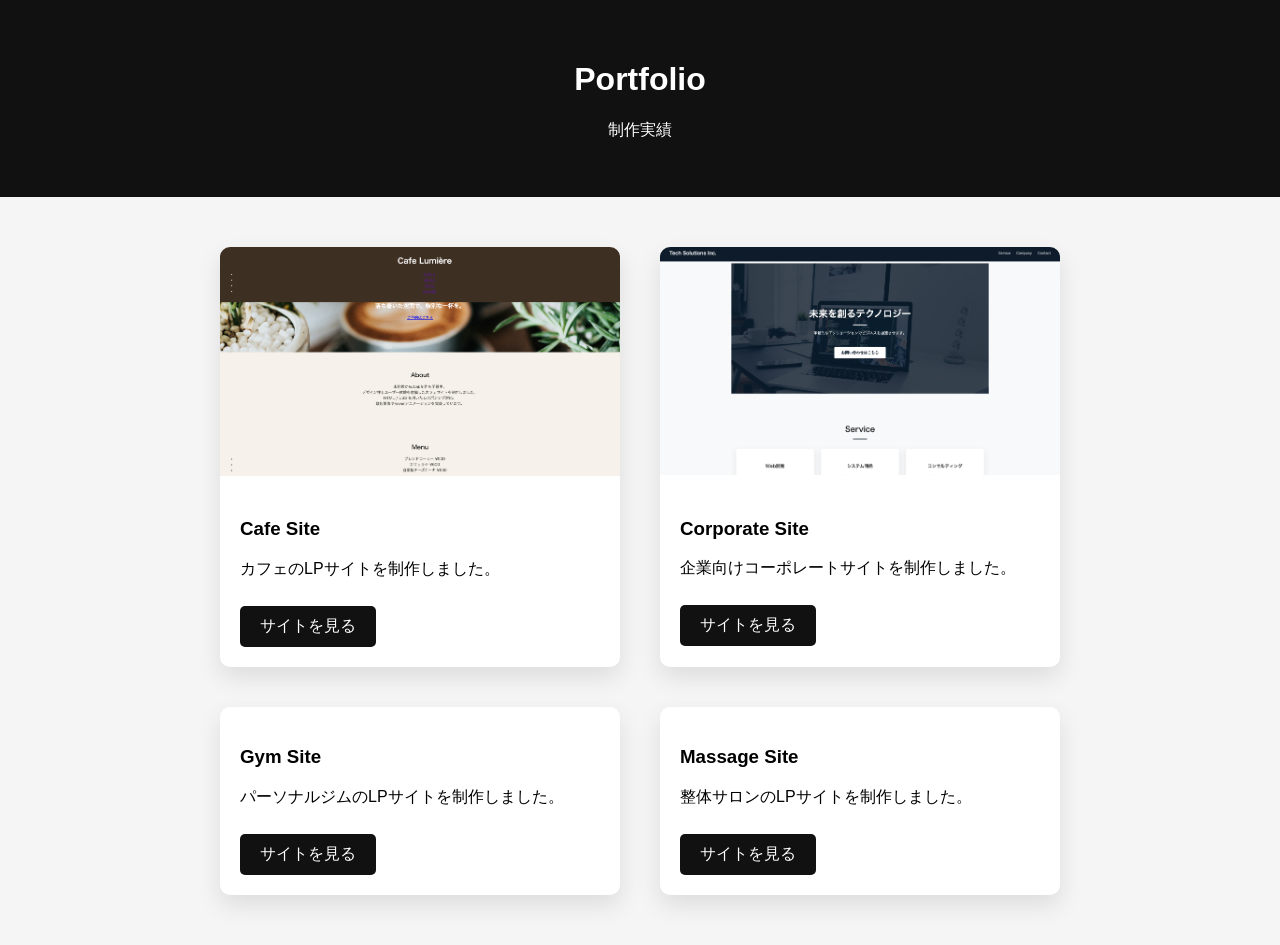
<file: index.html>
<!DOCTYPE html>
<html lang="ja">
<head>
<meta charset="UTF-8">
<meta name="viewport" content="width=device-width, initial-scale=1.0">
<title>Portfolio</title>
<style>
body{margin:0;font-family:sans-serif;background:#f5f5f5;}
header{background:#111;color:white;text-align:center;padding:40px 20px;}
.works{max-width:1000px;margin:50px auto;display:flex;gap:40px;flex-wrap:wrap;justify-content:center;}
.work{width:400px;background:white;border-radius:10px;overflow:hidden;box-shadow:0 10px 25px rgba(0,0,0,0.1);}
.work img{width:100%;}
.work-content{padding:20px;}
.work a{display:inline-block;margin-top:10px;text-decoration:none;background:#111;color:white;padding:10px 20px;border-radius:5px;}
</style>
</head>
<body>
<header>
<h1>Portfolio</h1>
<p>制作実績</p>
</header>
<section class="works">
<div class="work">
<img src="portforio-site/cafe.png">
<div class="work-content">
<h3>Cafe Site</h3>
<p>カフェのLPサイトを制作しました。</p>
<a href="portforio-site/cafe.html">サイトを見る</a>
</div>
</div>
<div class="work">
<img src="portforio-site/corporate.png">
<div class="work-content">
<h3>Corporate Site</h3>
<p>企業向けコーポレートサイトを制作しました。</p>
<a href="portforio-site/corporate.html">サイトを見る</a>
</div>
</div>
<div class="work">
<div class="work-content">
<h3>Gym Site</h3>
<p>パーソナルジムのLPサイトを制作しました。</p>
<a href="portforio-site/gym/index.html">サイトを見る</a>
</div>
</div>
<div class="work">
<div class="work-content">
<h3>Massage Site</h3>
<p>整体サロンのLPサイトを制作しました。</p>
<a href="portforio-site/massage/index.html">サイトを見る</a>
</div>
</div>
</section>
</body>
</html>
</file>
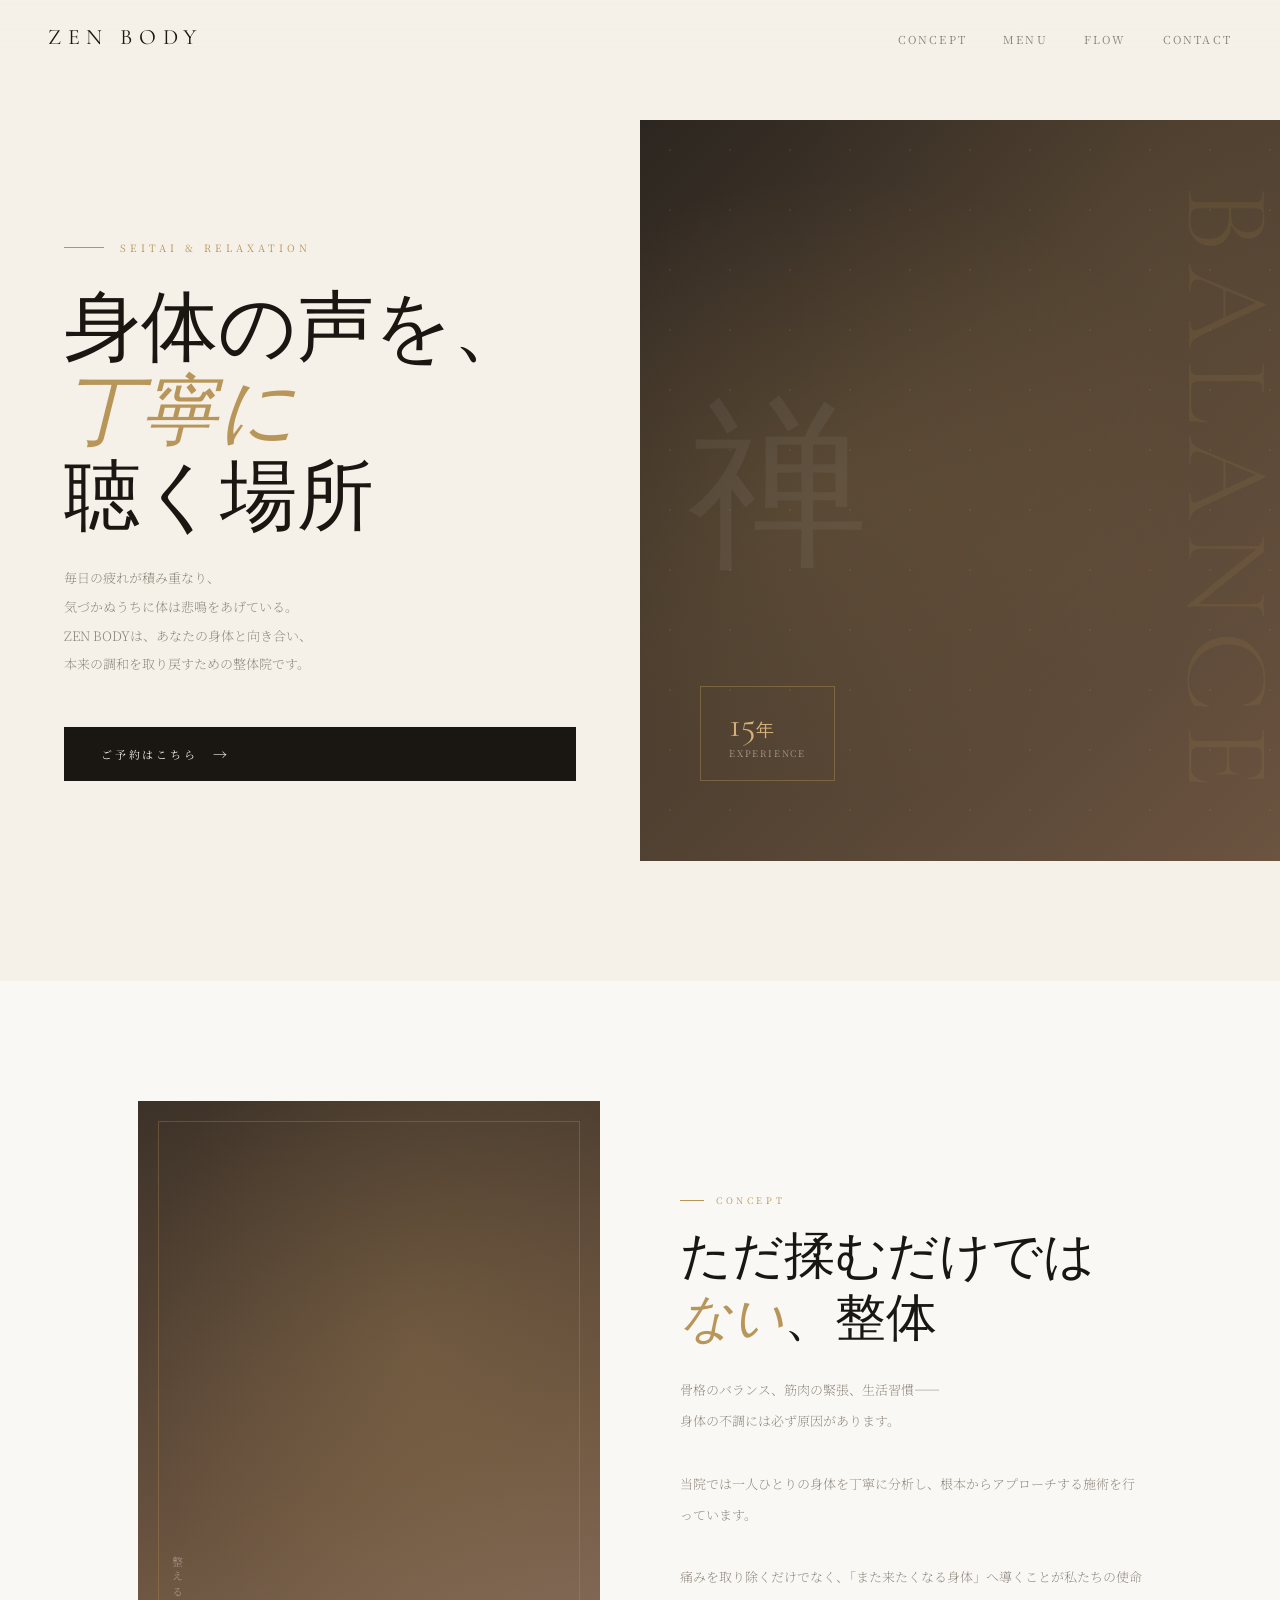
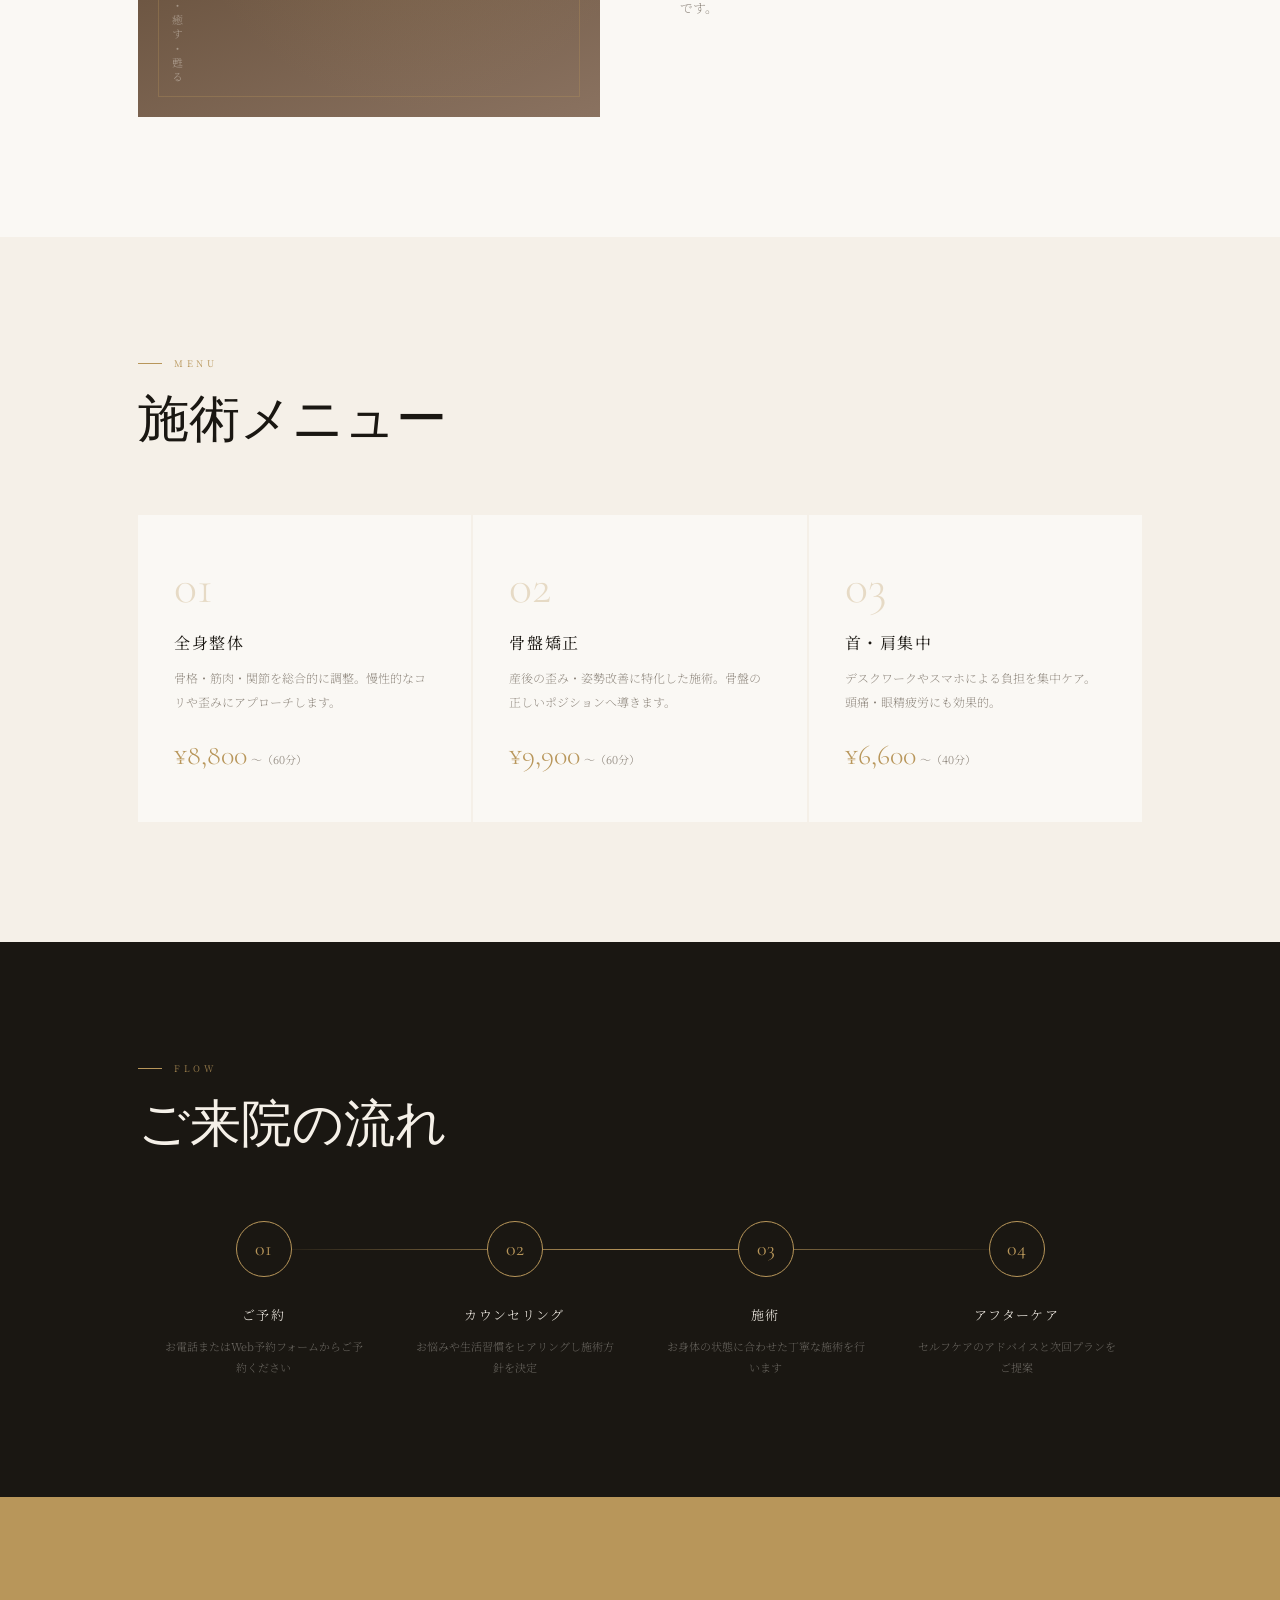
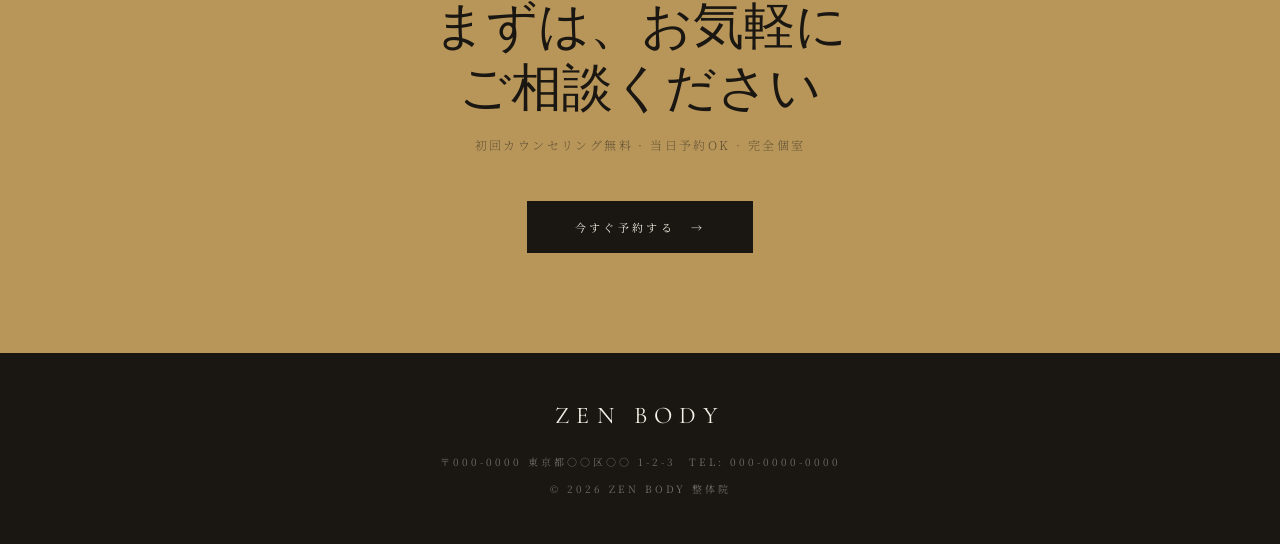
<file: マッサージ/index.html>
<!DOCTYPE html>
<html lang="ja">
<head>
<meta charset="UTF-8">
<meta name="viewport" content="width=device-width, initial-scale=1.0">
<title>ZEN BODY | 整体院</title>
<link href="https://fonts.googleapis.com/css2?family=Cormorant+Garamond:ital,wght@0,300;0,400;1,300&family=Noto+Serif+JP:wght@200;300;400&display=swap" rel="stylesheet">
<link rel="stylesheet" href="style.css">
</head>
<body>
<nav>
  <a href="#" class="nav-logo">ZEN BODY</a>
  <ul class="nav-links">
    <li><a href="#concept">CONCEPT</a></li>
    <li><a href="#menu">MENU</a></li>
    <li><a href="#flow">FLOW</a></li>
    <li><a href="#contact">CONTACT</a></li>
  </ul>
</nav>
<section class="hero">
  <div class="hero-left">
    <p class="hero-eyebrow">SEITAI & RELAXATION</p>
    <h1 class="hero-title">身体の声を、<br><em>丁寧に</em><br>聴く場所</h1>
    <p class="hero-subtitle">毎日の疲れが積み重なり、<br>気づかぬうちに体は悲鳴をあげている。<br>ZEN BODYは、あなたの身体と向き合い、<br>本来の調和を取り戻すための整体院です。</p>
    <a href="#contact" class="btn-primary">ご予約はこちら</a>
  </div>
  <div class="hero-right">
    <div class="hero-image-wrap">
      <span class="hero-number">禅</span>
      <div class="hero-badge">
        <div class="hero-badge-num">15<small style="font-size:18px">年</small></div>
        <div class="hero-badge-label">EXPERIENCE</div>
      </div>
    </div>
    <div class="hero-deco-text">BALANCE</div>
  </div>
</section>
<section class="concept" id="concept">
  <div class="container">
    <div class="concept-grid">
      <div class="concept-image">
        <div class="concept-image-inner"></div>
        <span class="concept-jp">整える・癒す・甦る</span>
      </div>
      <div>
        <p class="section-label">CONCEPT</p>
        <h2 class="section-title">ただ揉むだけでは<br><em>ない</em>、整体</h2>
        <p class="section-body">骨格のバランス、筋肉の緊張、生活習慣——<br>身体の不調には必ず原因があります。<br><br>当院では一人ひとりの身体を丁寧に分析し、根本からアプローチする施術を行っています。<br><br>痛みを取り除くだけでなく、「また来たくなる身体」へ導くことが私たちの使命です。</p>
      </div>
    </div>
  </div>
</section>
<section id="menu">
  <div class="container">
    <p class="section-label">MENU</p>
    <h2 class="section-title">施術メニュー</h2>
    <div class="menu-grid">
      <div class="menu-item">
        <div class="menu-num">01</div>
        <div class="menu-name">全身整体</div>
        <p class="menu-desc">骨格・筋肉・関節を総合的に調整。慢性的なコリや歪みにアプローチします。</p>
        <div class="menu-price">¥8,800<span>〜（60分）</span></div>
      </div>
      <div class="menu-item">
        <div class="menu-num">02</div>
        <div class="menu-name">骨盤矯正</div>
        <p class="menu-desc">産後の歪み・姿勢改善に特化した施術。骨盤の正しいポジションへ導きます。</p>
        <div class="menu-price">¥9,900<span>〜（60分）</span></div>
      </div>
      <div class="menu-item">
        <div class="menu-num">03</div>
        <div class="menu-name">首・肩集中</div>
        <p class="menu-desc">デスクワークやスマホによる負担を集中ケア。頭痛・眼精疲労にも効果的。</p>
        <div class="menu-price">¥6,600<span>〜（40分）</span></div>
      </div>
    </div>
  </div>
</section>
<section class="flow" id="flow">
  <div class="container">
    <p class="section-label" style="color:rgba(184,150,90,0.8)">FLOW</p>
    <h2 class="section-title">ご来院の流れ</h2>
    <div class="flow-steps">
      <div class="flow-step"><div class="flow-step-dot">01</div><div class="flow-step-title">ご予約</div><p class="flow-step-desc">お電話またはWeb予約フォームからご予約ください</p></div>
      <div class="flow-step"><div class="flow-step-dot">02</div><div class="flow-step-title">カウンセリング</div><p class="flow-step-desc">お悩みや生活習慣をヒアリングし施術方針を決定</p></div>
      <div class="flow-step"><div class="flow-step-dot">03</div><div class="flow-step-title">施術</div><p class="flow-step-desc">お身体の状態に合わせた丁寧な施術を行います</p></div>
      <div class="flow-step"><div class="flow-step-dot">04</div><div class="flow-step-title">アフターケア</div><p class="flow-step-desc">セルフケアのアドバイスと次回プランをご提案</p></div>
    </div>
  </div>
</section>
<section class="cta" id="contact">
  <h2 class="cta-title">まずは、お気軽に<br>ご相談ください</h2>
  <p class="cta-sub">初回カウンセリング無料 · 当日予約OK · 完全個室</p>
  <a href="tel:000-0000-0000" class="btn-cta">今すぐ予約する</a>
</section>
<footer>
  <span class="footer-logo">ZEN BODY</span>
  <p>〒000-0000 東京都○○区○○ 1-2-3　TEL: 000-0000-0000</p>
  <p style="margin-top:12px">© 2026 ZEN BODY 整体院</p>
</footer>
</body>
</html>
</file>
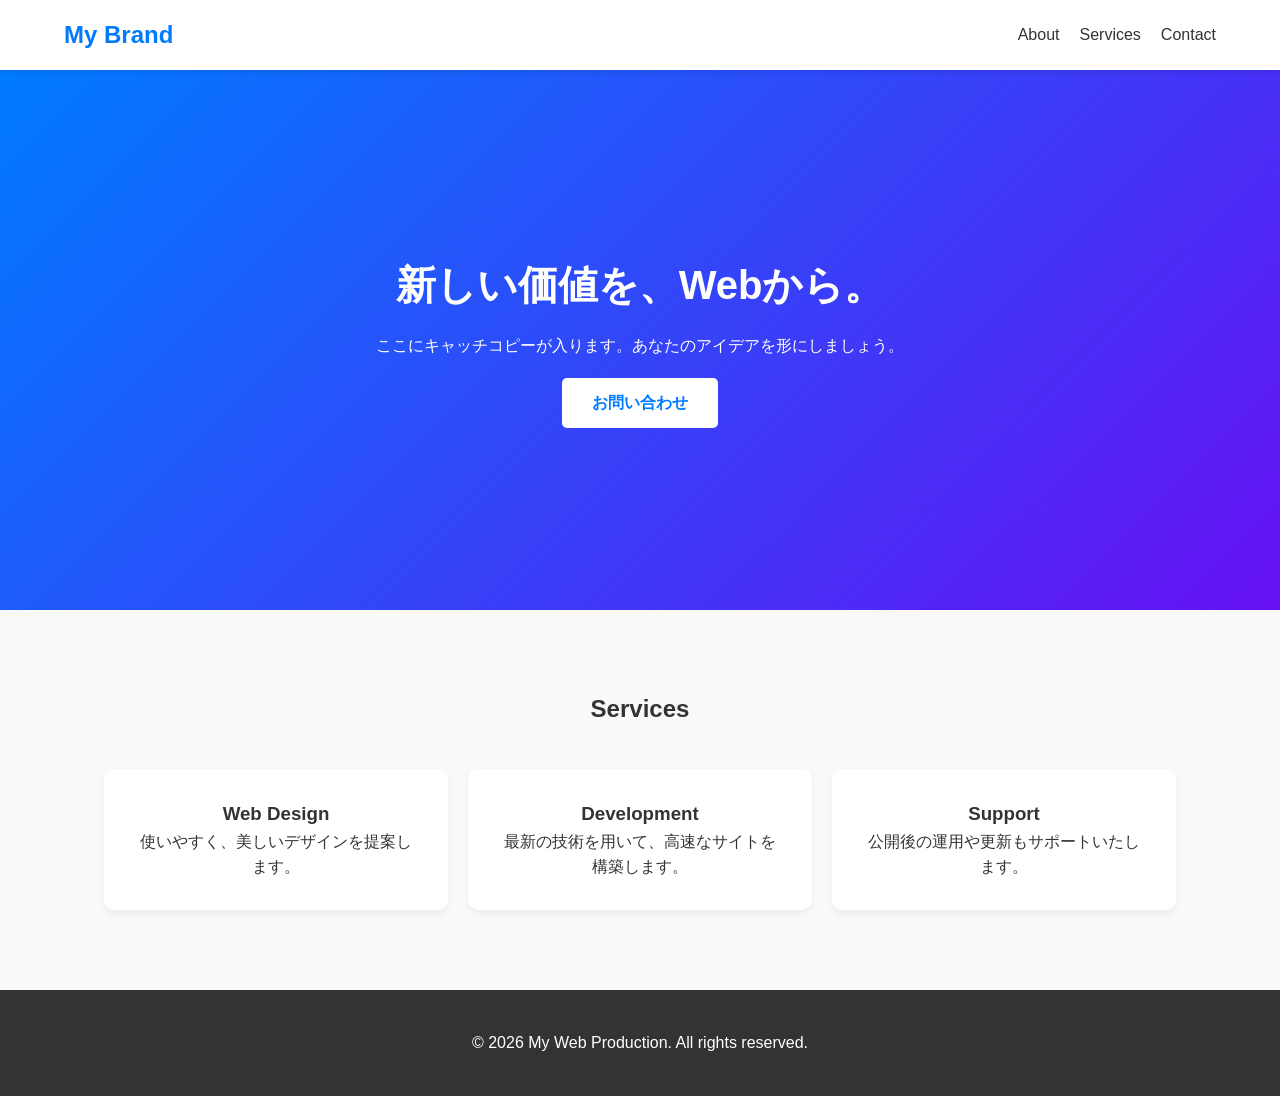
<file: portforio-site/gemini/index.html>
<!DOCTYPE html>
<html lang="ja">
<head>
    <meta charset="UTF-8">
    <meta name="viewport" content="width=device-width, initial-scale=1.0">
    <title>My New Project</title>
    <link rel="stylesheet" href="style.css">
</head>
<body>
    <header>
        <nav>
            <div class="logo">My Brand</div>
            <ul>
                <li><a href="#about">About</a></li>
                <li><a href="#services">Services</a></li>
                <li><a href="#contact">Contact</a></li>
            </ul>
        </nav>
    </header>

    <main>
        <section class="hero">
            <h1>新しい価値を、Webから。</h1>
            <p>ここにキャッチコピーが入ります。あなたのアイデアを形にしましょう。</p>
            <a href="#" class="btn">お問い合わせ</a>
        </section>

        <section id="services" class="container">
            <h2>Services</h2>
            <div class="grid">
                <div class="card">
                    <h3>Web Design</h3>
                    <p>使いやすく、美しいデザインを提案します。</p>
                </div>
                <div class="card">
                    <h3>Development</h3>
                    <p>最新の技術を用いて、高速なサイトを構築します。</p>
                </div>
                <div class="card">
                    <h3>Support</h3>
                    <p>公開後の運用や更新もサポートいたします。</p>
                </div>
            </div>
        </section>
    </main>

    <footer>
        <p>&copy; 2026 My Web Production. All rights reserved.</p>
    </footer>
</body>
</html>
</file>
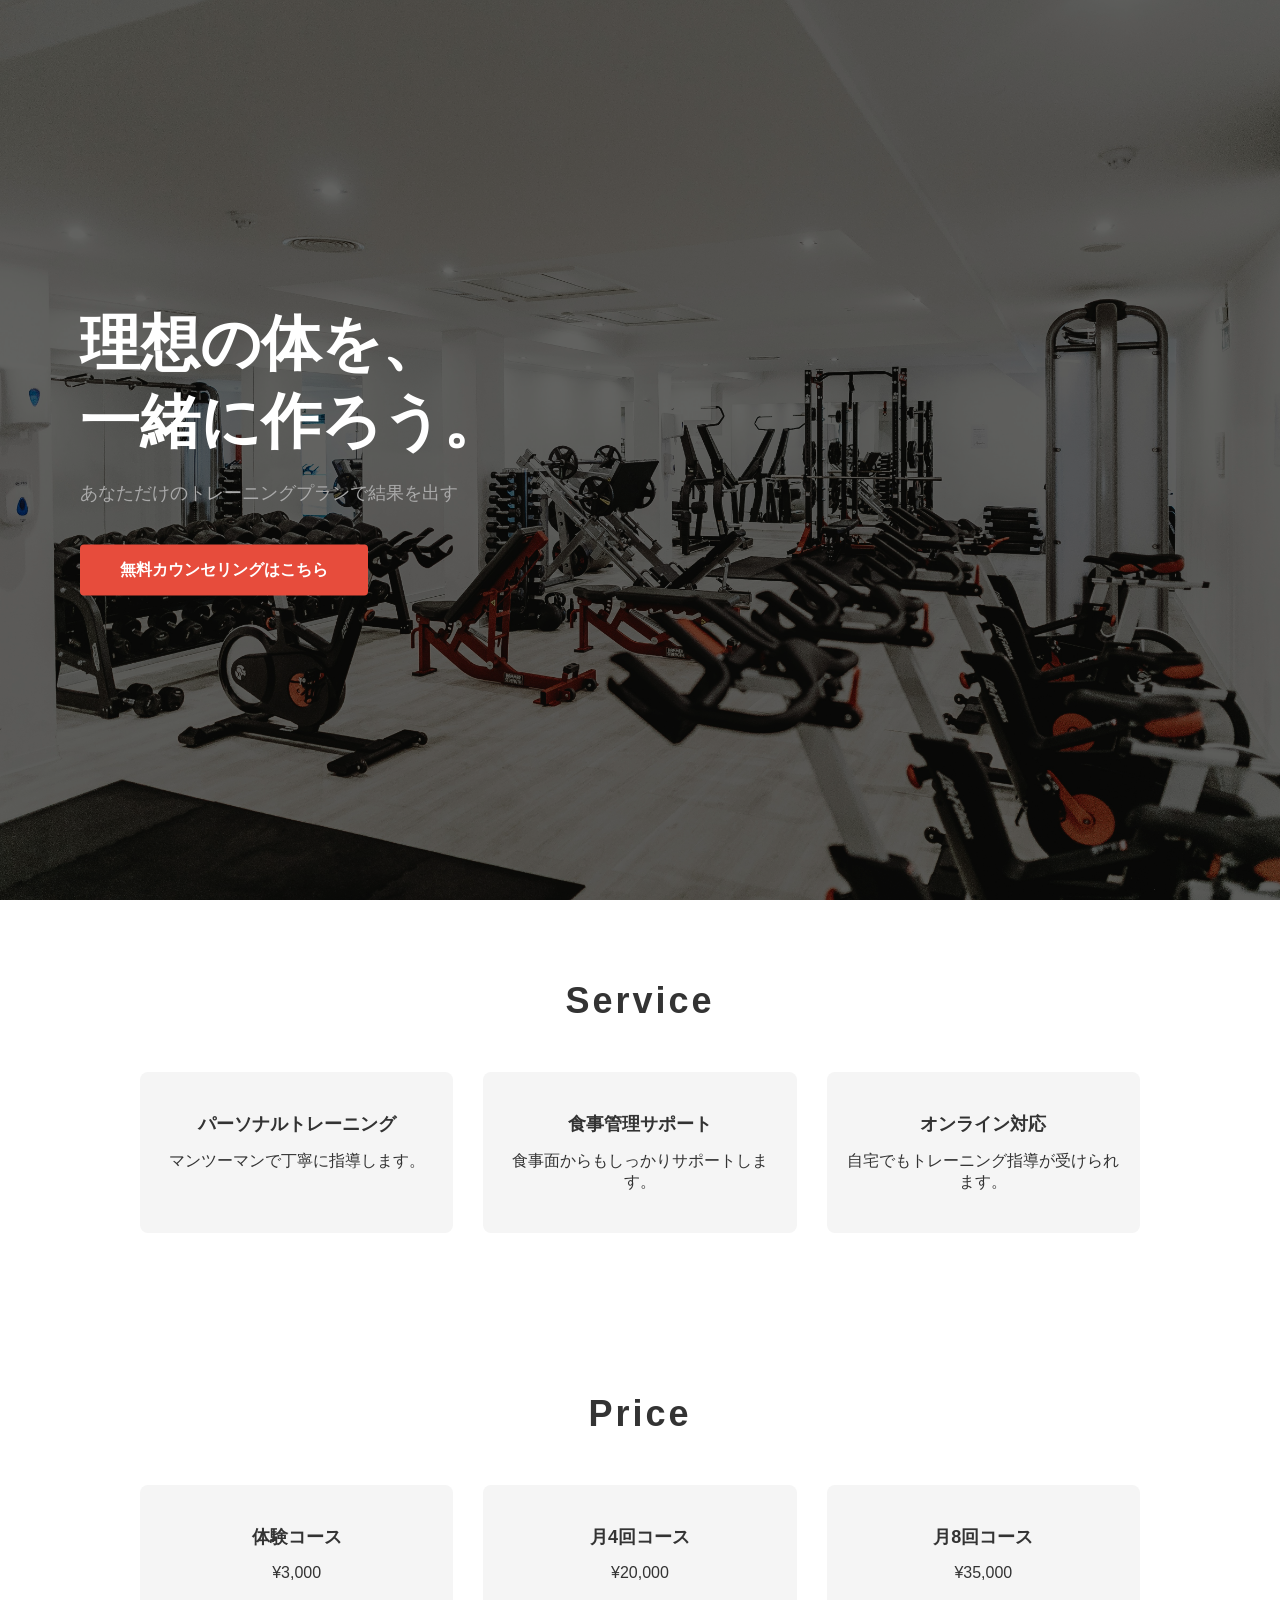
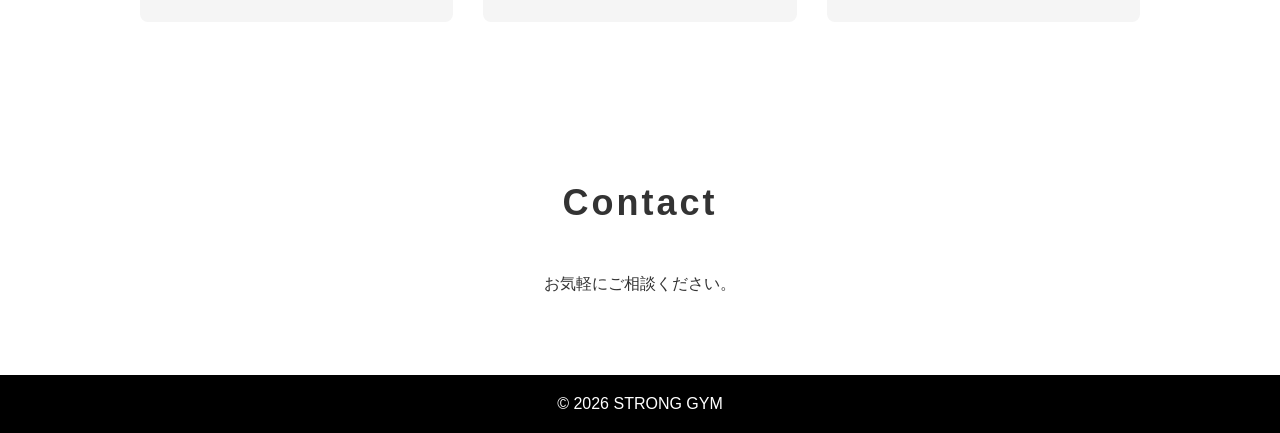
<file: portforio-site/gym/index.html>
<!DOCTYPE html>
<html lang="ja">
<head>
  <meta charset="UTF-8">
  <meta name="viewport" content="width=device-width, initial-scale=1.0">
  <title>STRONG GYM | パーソナルトレーニング</title>
  <link rel="stylesheet" href="style.css">
</head>
<body>

  <!-- ヘッダー -->
  <header>
    <div class="logo">STRONG GYM</div>
    <nav>
      <ul>
        <li><a href="#about">About</a></li>
        <li><a href="#service">Service</a></li>
        <li><a href="#price">Price</a></li>
        <li><a href="#contact">Contact</a></li>
      </ul>
    </nav>
  </header>

  <!-- ヒーロー -->
  <section class="hero">
  <img src="gym.jpg" alt="ジム内装">
  <div class="hero-content">
    <h1>理想の体を、<br>一緒に作ろう。</h1>
    <p>あなただけのトレーニングプランで結果を出す</p>
    <a href="#contact" class="btn">無料カウンセリングはこちら</a>
  </div>
</section>


  <!-- サービス -->
  <section id="service" class="section">
    <h2>Service</h2>
    <div class="grid">
      <div class="card">
        <h3>パーソナルトレーニング</h3>
        <p>マンツーマンで丁寧に指導します。</p>
      </div>
      <div class="card">
        <h3>食事管理サポート</h3>
        <p>食事面からもしっかりサポートします。</p>
      </div>
      <div class="card">
        <h3>オンライン対応</h3>
        <p>自宅でもトレーニング指導が受けられます。</p>
      </div>
    </div>
  </section>

  <!-- 料金 -->
  <section id="price" class="section">
    <h2>Price</h2>
    <div class="grid">
      <div class="card">
        <h3>体験コース</h3>
        <p>¥3,000</p>
      </div>
      <div class="card">
        <h3>月4回コース</h3>
        <p>¥20,000</p>
      </div>
      <div class="card">
        <h3>月8回コース</h3>
        <p>¥35,000</p>
      </div>
    </div>
  </section>

  <!-- お問い合わせ -->
  <section id="contact" class="section">
    <h2>Contact</h2>
    <p>お気軽にご相談ください。</p>
  </section>

  <!-- フッター -->
  <footer>
    <p>© 2026 STRONG GYM</p>
  </footer>

</body>
</html>
</file>
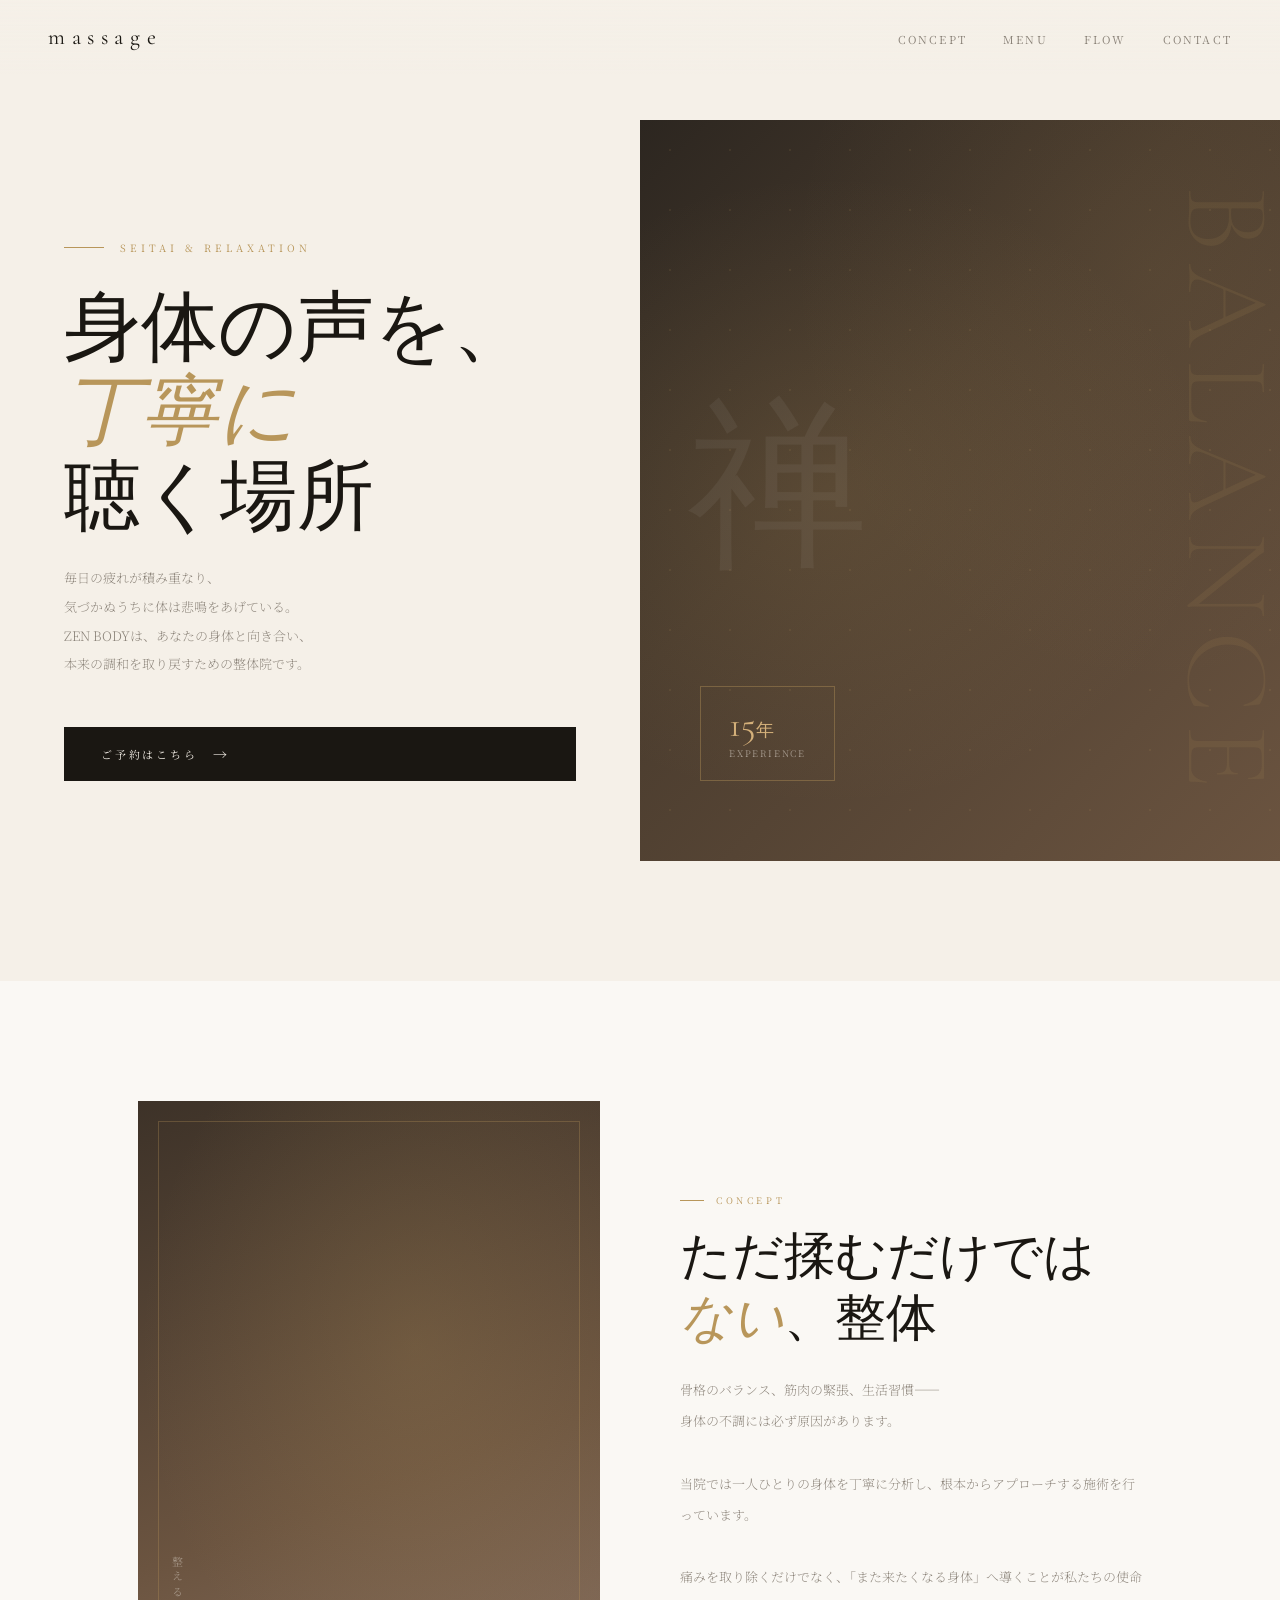
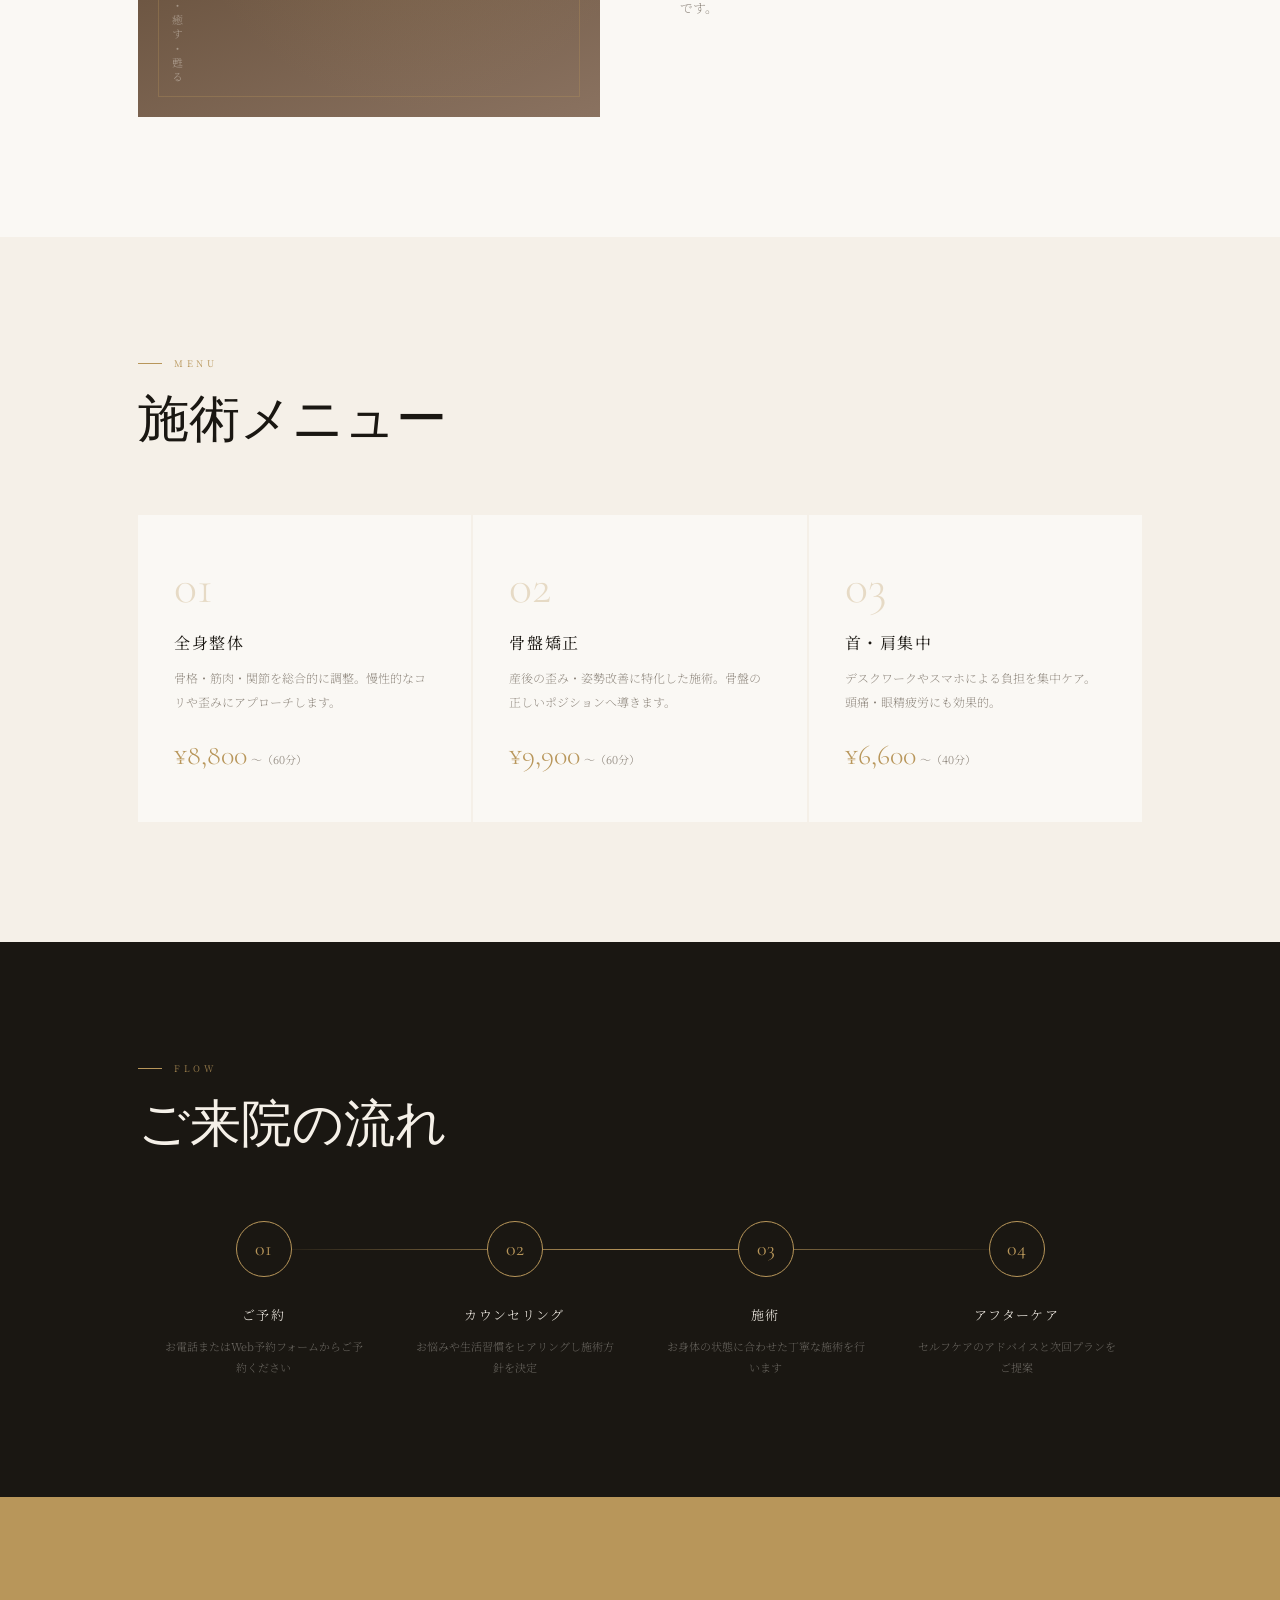
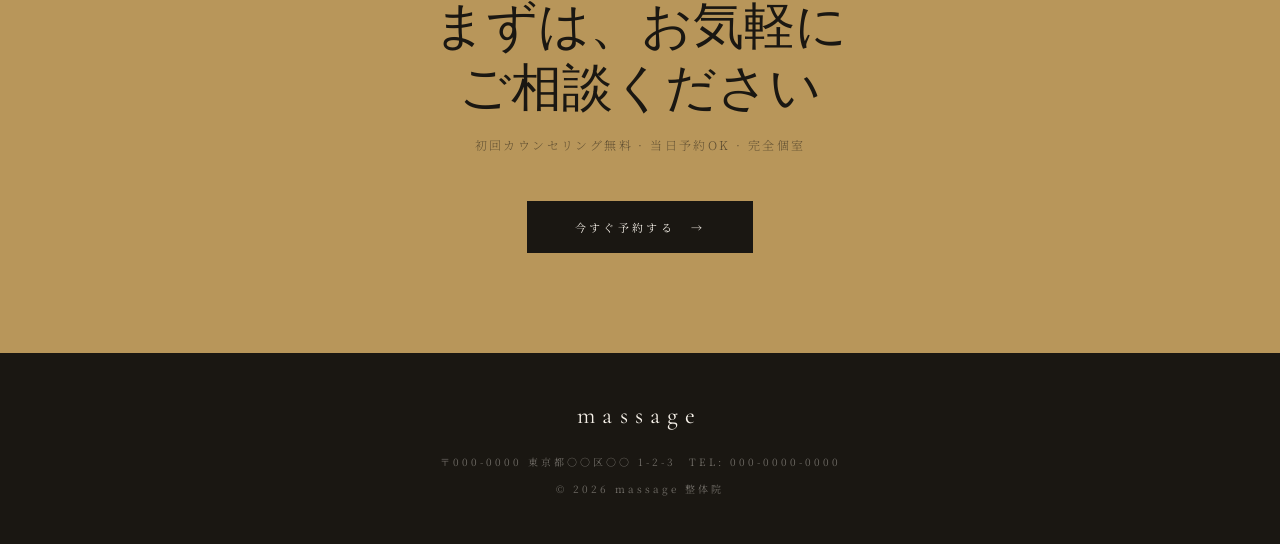
<file: portforio-site/massage/index.html>
<!DOCTYPE html>
<html lang="ja">
<head>
<meta charset="UTF-8">
<meta name="viewport" content="width=device-width, initial-scale=1.0">
<title>massage | 整体院</title>
<link href="https://fonts.googleapis.com/css2?family=Cormorant+Garamond:ital,wght@0,300;0,400;1,300&family=Noto+Serif+JP:wght@200;300;400&display=swap" rel="stylesheet">
<link rel="stylesheet" href="style.css">
</head>
<body>
<nav>
  <a href="#" class="nav-logo">massage</a>
  <ul class="nav-links">
    <li><a href="#concept">CONCEPT</a></li>
    <li><a href="#menu">MENU</a></li>
    <li><a href="#flow">FLOW</a></li>
    <li><a href="#contact">CONTACT</a></li>
  </ul>
</nav>
<section class="hero">
  <div class="hero-left">
    <p class="hero-eyebrow">SEITAI & RELAXATION</p>
    <h1 class="hero-title">身体の声を、<br><em>丁寧に</em><br>聴く場所</h1>
    <p class="hero-subtitle">毎日の疲れが積み重なり、<br>気づかぬうちに体は悲鳴をあげている。<br>ZEN BODYは、あなたの身体と向き合い、<br>本来の調和を取り戻すための整体院です。</p>
    <a href="#contact" class="btn-primary">ご予約はこちら</a>
  </div>
  <div class="hero-right">
    <div class="hero-image-wrap">
      <span class="hero-number">禅</span>
      <div class="hero-badge">
        <div class="hero-badge-num">15<small style="font-size:18px">年</small></div>
        <div class="hero-badge-label">EXPERIENCE</div>
      </div>
    </div>
    <div class="hero-deco-text">BALANCE</div>
  </div>
</section>
<section class="concept" id="concept">
  <div class="container">
    <div class="concept-grid">
      <div class="concept-image">
        <div class="concept-image-inner"></div>
        <span class="concept-jp">整える・癒す・甦る</span>
      </div>
      <div>
        <p class="section-label">CONCEPT</p>
        <h2 class="section-title">ただ揉むだけでは<br><em>ない</em>、整体</h2>
        <p class="section-body">骨格のバランス、筋肉の緊張、生活習慣——<br>身体の不調には必ず原因があります。<br><br>当院では一人ひとりの身体を丁寧に分析し、根本からアプローチする施術を行っています。<br><br>痛みを取り除くだけでなく、「また来たくなる身体」へ導くことが私たちの使命です。</p>
      </div>
    </div>
  </div>
</section>
<section id="menu">
  <div class="container">
    <p class="section-label">MENU</p>
    <h2 class="section-title">施術メニュー</h2>
    <div class="menu-grid">
      <div class="menu-item">
        <div class="menu-num">01</div>
        <div class="menu-name">全身整体</div>
        <p class="menu-desc">骨格・筋肉・関節を総合的に調整。慢性的なコリや歪みにアプローチします。</p>
        <div class="menu-price">¥8,800<span>〜（60分）</span></div>
      </div>
      <div class="menu-item">
        <div class="menu-num">02</div>
        <div class="menu-name">骨盤矯正</div>
        <p class="menu-desc">産後の歪み・姿勢改善に特化した施術。骨盤の正しいポジションへ導きます。</p>
        <div class="menu-price">¥9,900<span>〜（60分）</span></div>
      </div>
      <div class="menu-item">
        <div class="menu-num">03</div>
        <div class="menu-name">首・肩集中</div>
        <p class="menu-desc">デスクワークやスマホによる負担を集中ケア。頭痛・眼精疲労にも効果的。</p>
        <div class="menu-price">¥6,600<span>〜（40分）</span></div>
      </div>
    </div>
  </div>
</section>
<section class="flow" id="flow">
  <div class="container">
    <p class="section-label" style="color:rgba(184,150,90,0.8)">FLOW</p>
    <h2 class="section-title">ご来院の流れ</h2>
    <div class="flow-steps">
      <div class="flow-step"><div class="flow-step-dot">01</div><div class="flow-step-title">ご予約</div><p class="flow-step-desc">お電話またはWeb予約フォームからご予約ください</p></div>
      <div class="flow-step"><div class="flow-step-dot">02</div><div class="flow-step-title">カウンセリング</div><p class="flow-step-desc">お悩みや生活習慣をヒアリングし施術方針を決定</p></div>
      <div class="flow-step"><div class="flow-step-dot">03</div><div class="flow-step-title">施術</div><p class="flow-step-desc">お身体の状態に合わせた丁寧な施術を行います</p></div>
      <div class="flow-step"><div class="flow-step-dot">04</div><div class="flow-step-title">アフターケア</div><p class="flow-step-desc">セルフケアのアドバイスと次回プランをご提案</p></div>
    </div>
  </div>
</section>
<section class="cta" id="contact">
  <h2 class="cta-title">まずは、お気軽に<br>ご相談ください</h2>
  <p class="cta-sub">初回カウンセリング無料 · 当日予約OK · 完全個室</p>
  <a href="tel:000-0000-0000" class="btn-cta">今すぐ予約する</a>
</section>
<footer>
  <span class="footer-logo">massage</span>
  <p>〒000-0000 東京都○○区○○ 1-2-3　TEL: 000-0000-0000</p>
  <p style="margin-top:12px">© 2026 massage 整体院</p>
</footer>
</body>
</html>
</file>
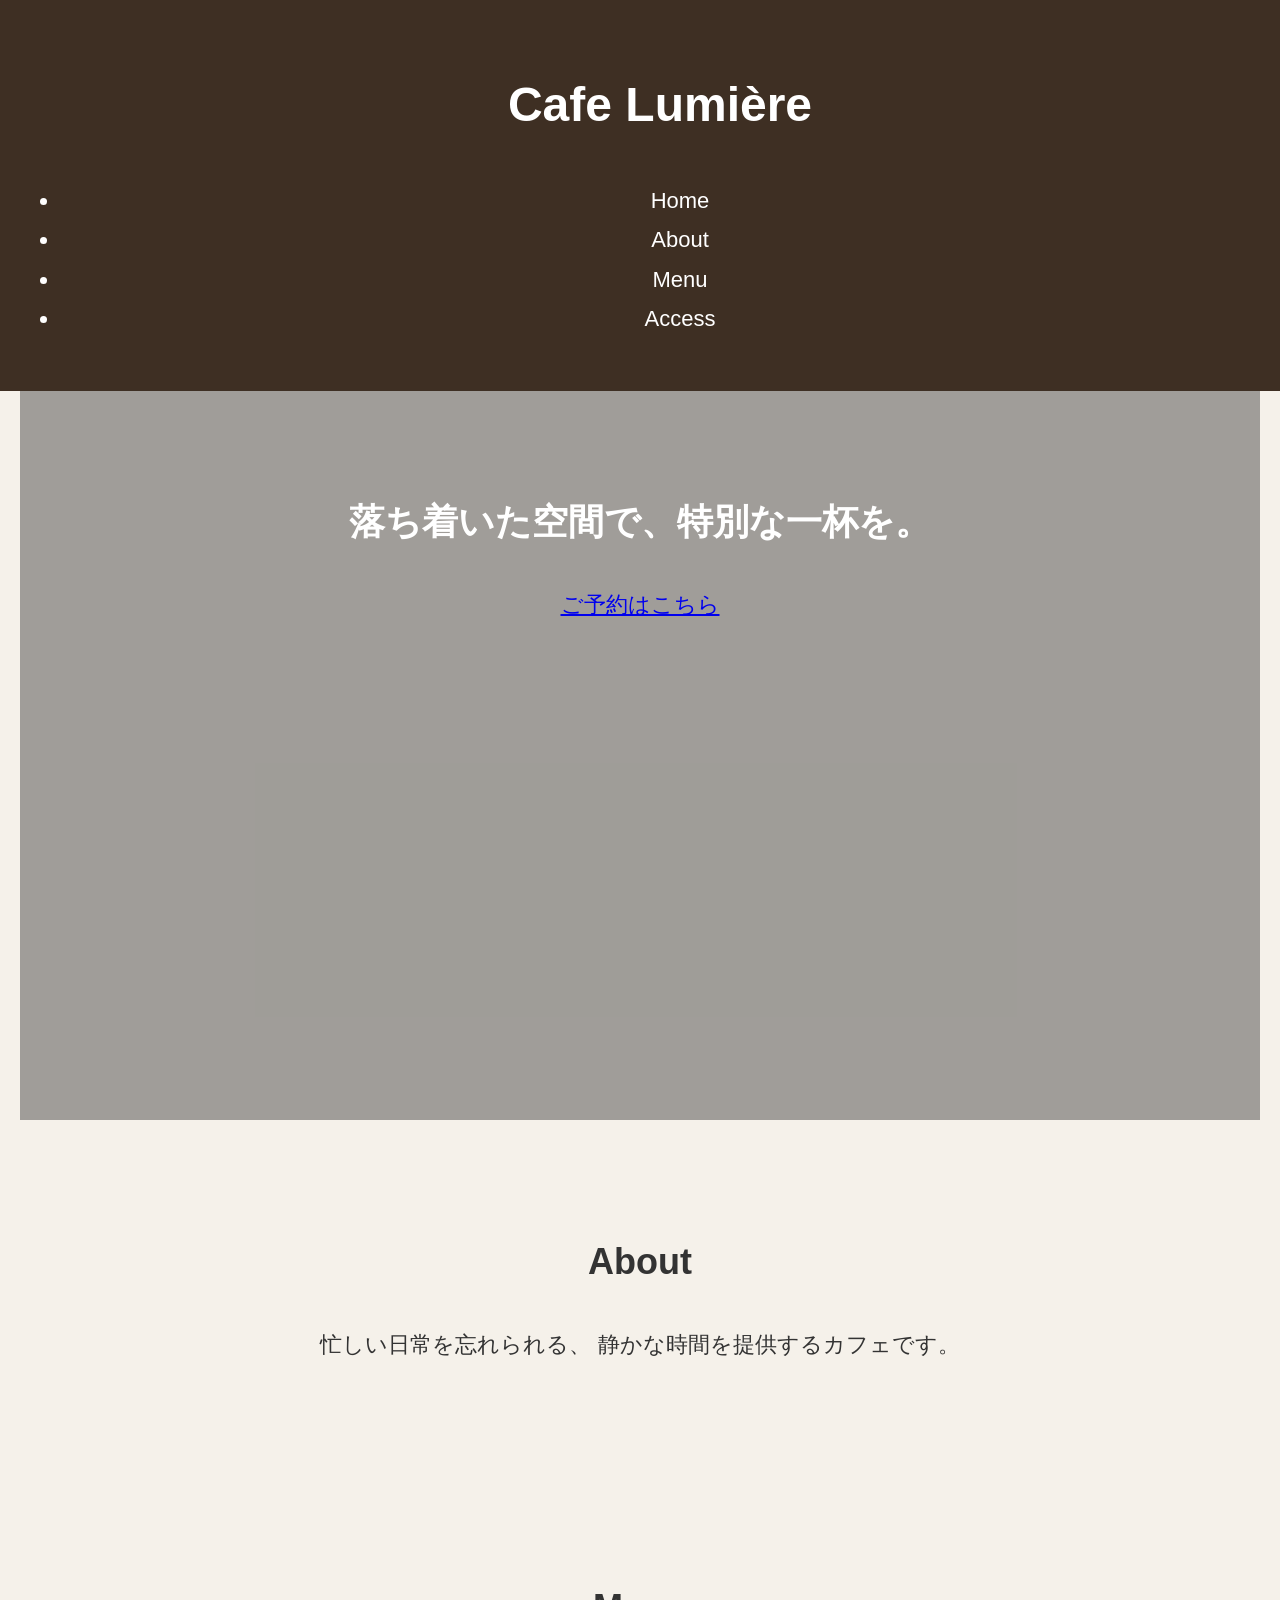
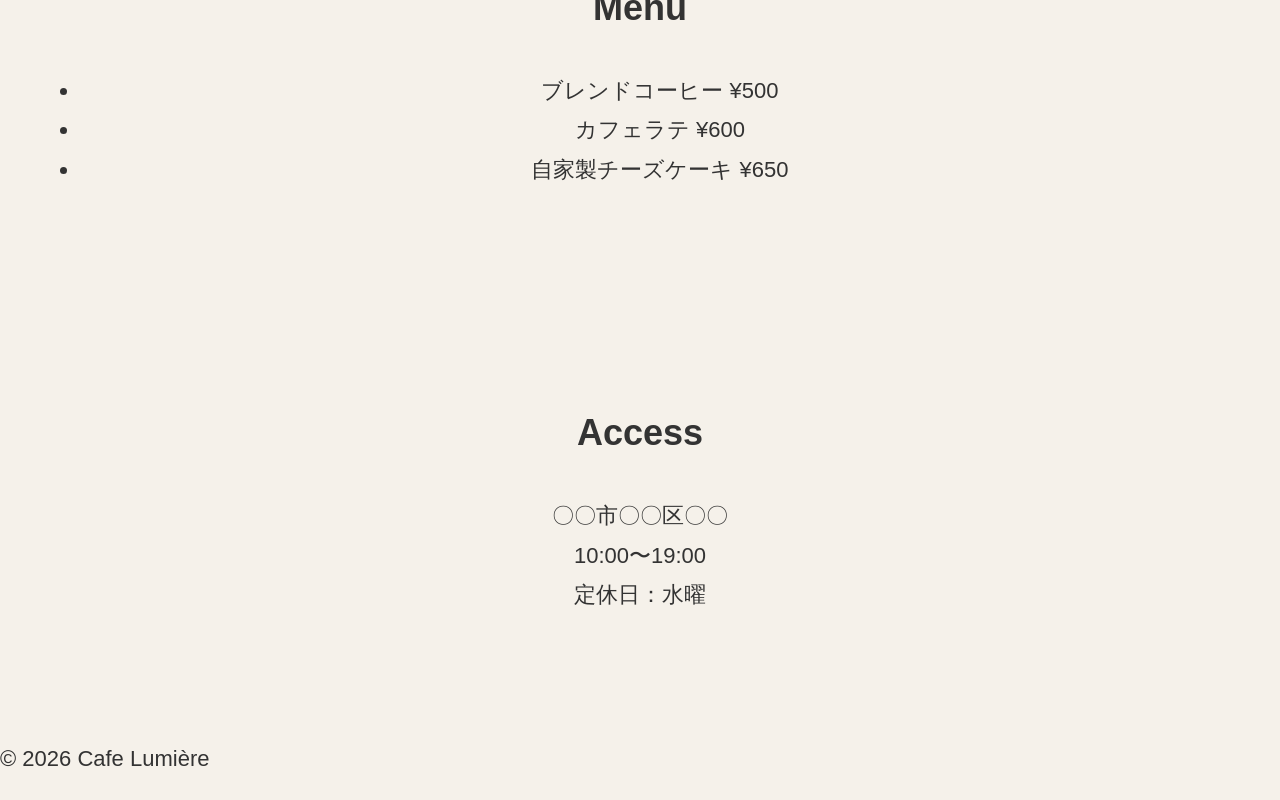
<file: cafe.html>
<!DOCTYPE html>
<html lang="ja">
<head>
  <meta charset="UTF-8">
  <title>Cafe Lumière</title>
  <link rel="stylesheet" href="cafe.css">
</head>

<body>

<header>
  <h1>Cafe Lumière</h1>
  <nav>
    <ul>
      <li><a href="#home">Home</a></li>
      <li><a href="#about">About</a></li>
      <li><a href="#menu">Menu</a></li>
      <li><a href="#access">Access</a></li>
    </ul>
  </nav>
</header>

<section id="home">
  <h2>落ち着いた空間で、特別な一杯を。</h2>
  <p><a href="#">ご予約はこちら</a></p>
</section>

<section id="about">
  <h2>About</h2>
  <p>
    忙しい日常を忘れられる、
    静かな時間を提供するカフェです。
  </p>
</section>

<section id="menu">
  <h2>Menu</h2>
  <ul>
    <li>ブレンドコーヒー ¥500</li>
    <li>カフェラテ ¥600</li>
    <li>自家製チーズケーキ ¥650</li>
  </ul>
</section>

<section id="access">
  <h2>Access</h2>
  <p>
    〇〇市〇〇区〇〇<br>
    10:00〜19:00<br>
    定休日：水曜
  </p>
</section>

<footer>
  <p>© 2026 Cafe Lumière</p>
</footer>

</body>
</html>
</file>
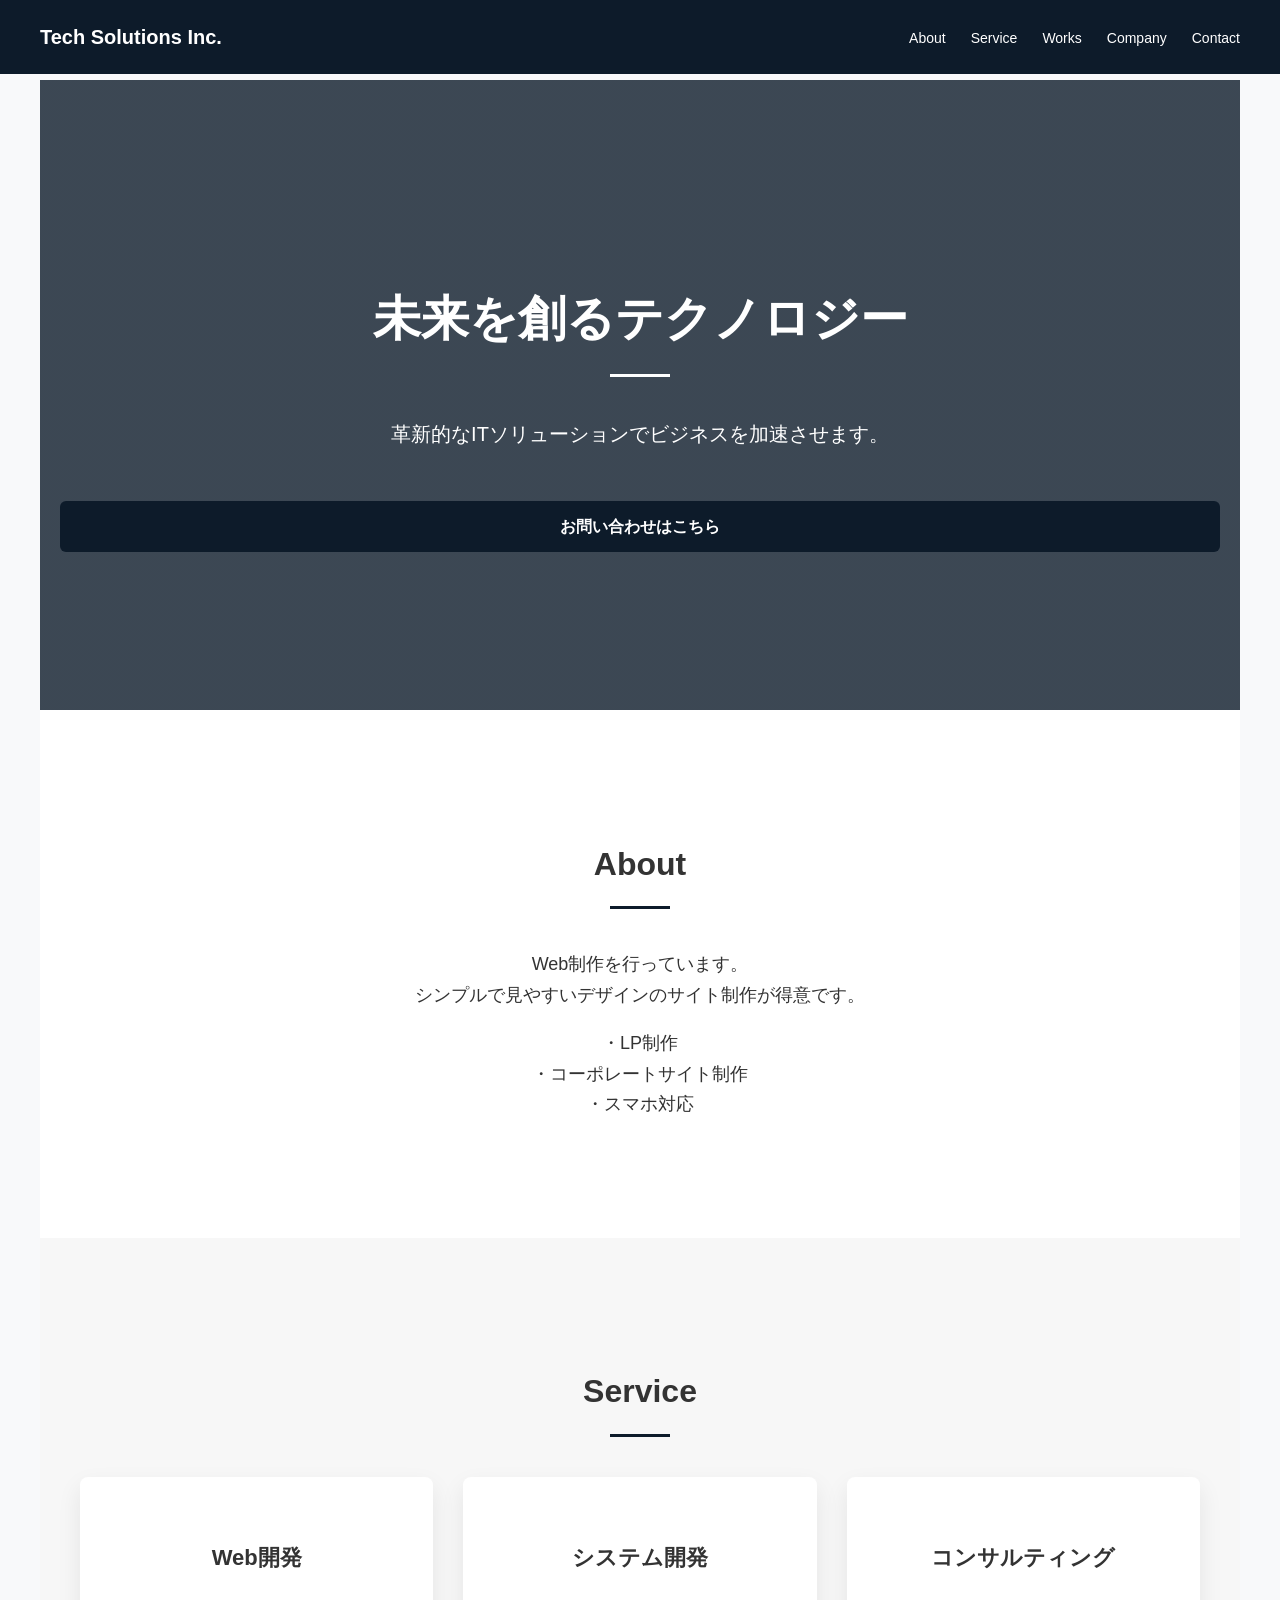
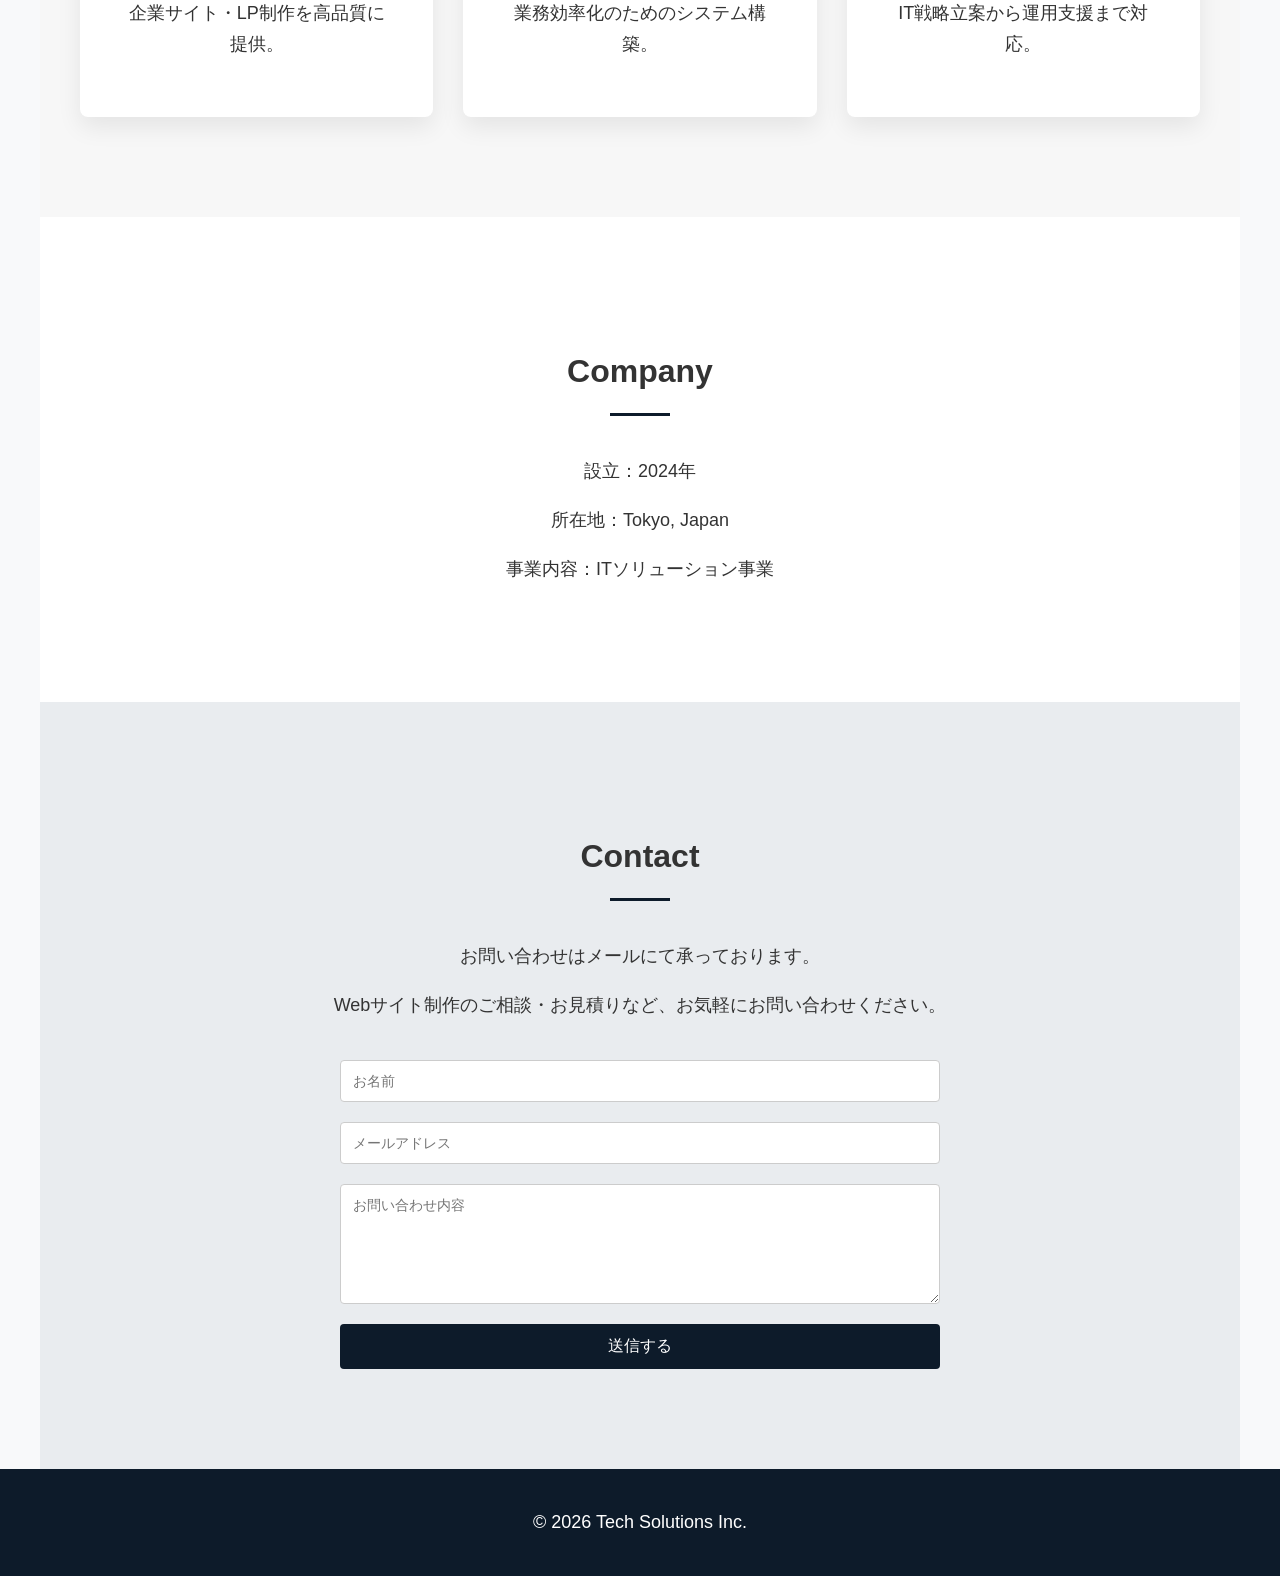
<file: corporate.html>
<!DOCTYPE html>
<html lang="ja">
<head>
  <meta charset="UTF-8">
  <meta name="viewport" content="width=device-width, initial-scale=1.0">
  <title>Tech Solutions Inc.</title>
  <link rel="stylesheet" href="corporate.css">
</head>
<body>

<header>
  <h1>Tech Solutions Inc.</h1>
  <nav>
  <a href="#about">About</a>
  <a href="#service">Service</a>
  <a href="#works">Works</a>
  <a href="#company">Company</a>
  <a href="#contact">Contact</a>
</nav>
</header>

<section id="hero">
  <h2>未来を創るテクノロジー</h2>
  <p>革新的なITソリューションでビジネスを加速させます。</p>
  <a href="#contact" class="btn">お問い合わせはこちら</a>
</section>
<section id="about">
  <h2>About</h2>
  <p>
    Web制作を行っています。<br>
    シンプルで見やすいデザインのサイト制作が得意です。
  </p>

  <p>
    ・LP制作<br>
    ・コーポレートサイト制作<br>
    ・スマホ対応
  </p>
</section>

<section id="service">
  <h2>Service</h2>
  <div class="service-container">
    <div class="card">
      <h3>Web開発</h3>
      <p>企業サイト・LP制作を高品質に提供。</p>
    </div>
    <div class="card">
      <h3>システム開発</h3>
      <p>業務効率化のためのシステム構築。</p>
    </div>
    <div class="card">
      <h3>コンサルティング</h3>
      <p>IT戦略立案から運用支援まで対応。</p>
    </div>
  </div>
</section>

<section id="company">
  <h2>Company</h2>
  <p>設立：2024年</p>
  <p>所在地：Tokyo, Japan</p>
  <p>事業内容：ITソリューション事業</p>
</section>

<section id="contact">
  <h2>Contact</h2>

  <p>お問い合わせはメールにて承っております。</p>
  <p>Webサイト制作のご相談・お見積りなど、お気軽にお問い合わせください。</p>

  <form class="contact-form">
    <input type="text" placeholder="お名前">
    <input type="email" placeholder="メールアドレス">
    <textarea placeholder="お問い合わせ内容"></textarea>
    <button type="submit">送信する</button>
  </form>

</section>

<footer>
  <p>© 2026 Tech Solutions Inc.</p>
</footer>

</body>
</html>
</file>
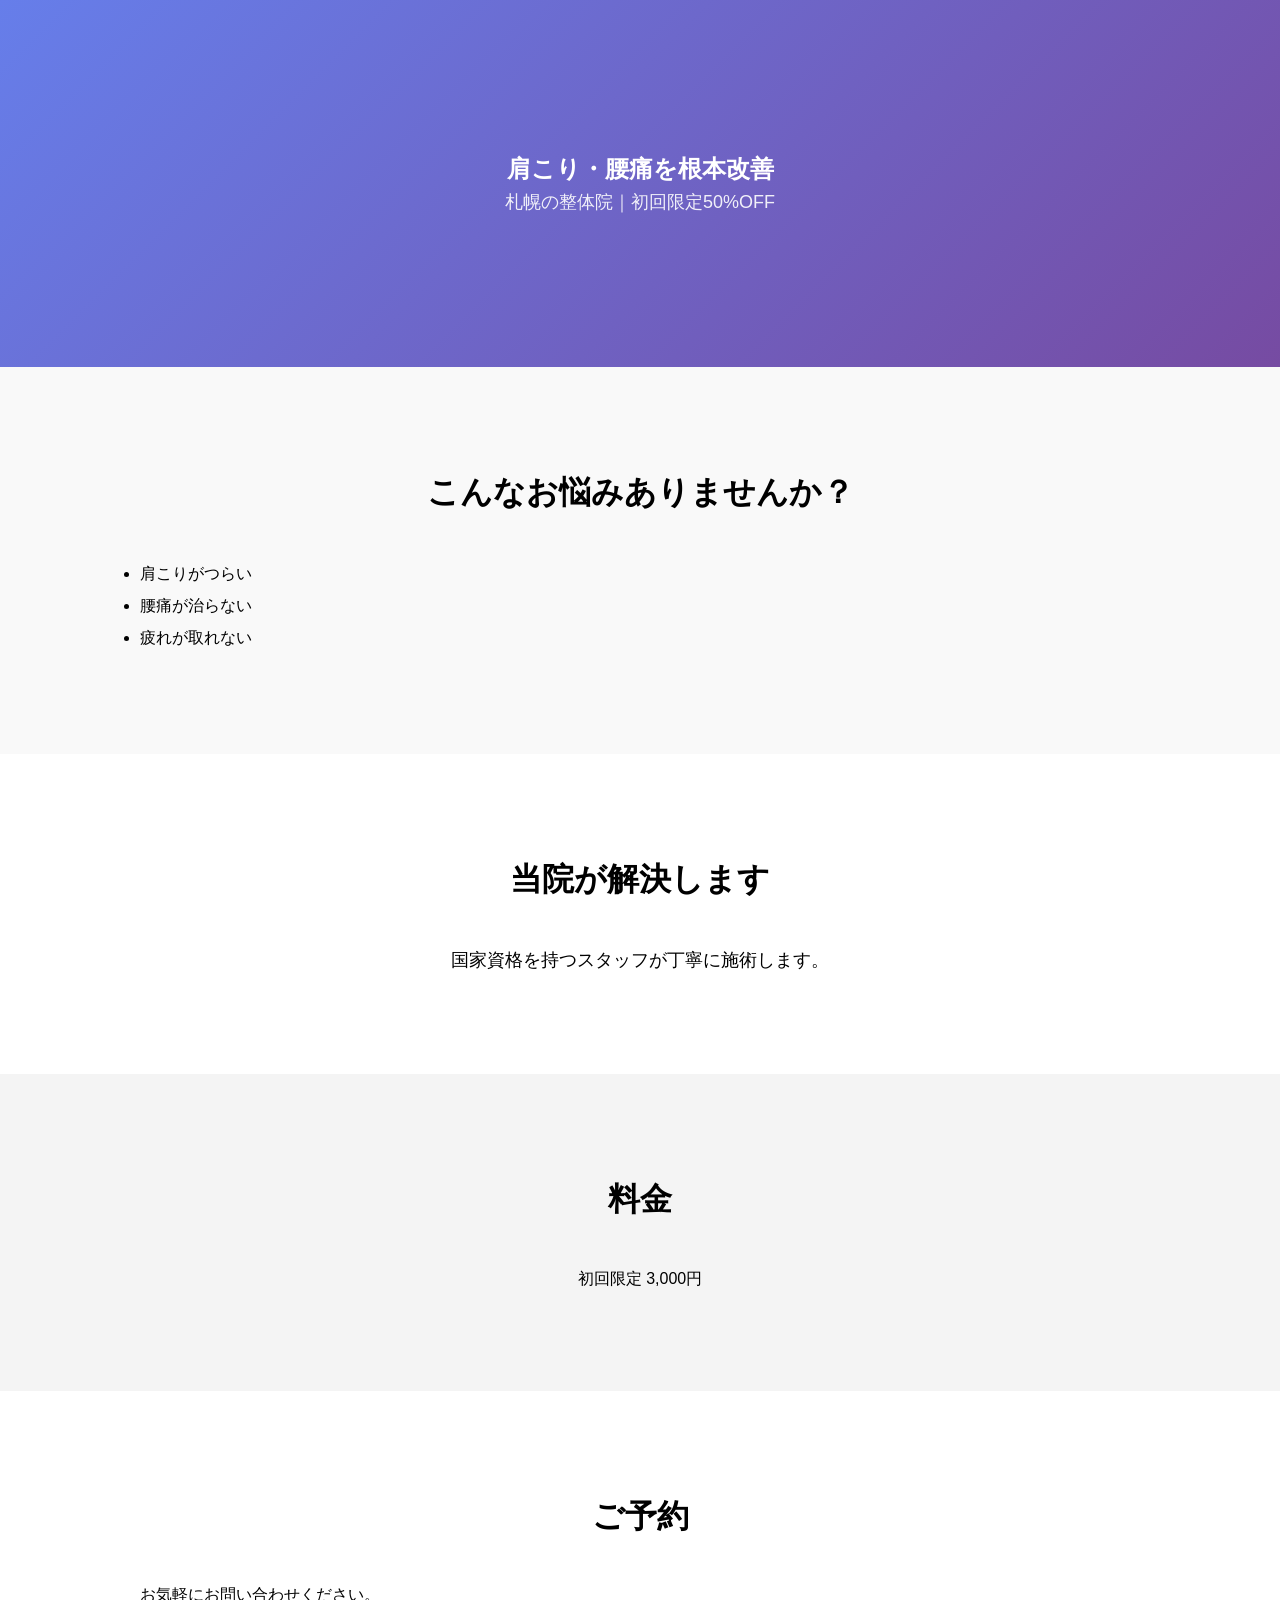
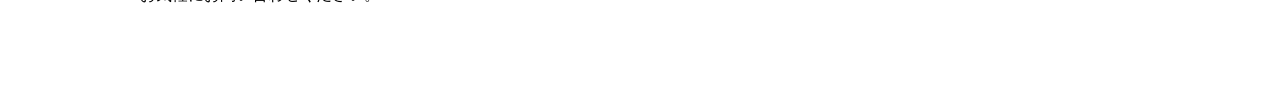
<file: lp.html>
<!DOCTYPE html>
<html lang="ja">
<head>
<meta charset="UTF-8">
<meta name="viewport" content="width=device-width, initial-scale=1.0">
<title>整体院LP</title>
<link rel="stylesheet" href="style.css">
</head>

<body>

<section class="hero">
  <div class="container">
    <h1>肩こり・腰痛を根本改善</h1>
    <p>札幌の整体院｜初回限定50%OFF</p>
  </div>
</section>

<section class="problem">
  <div class="container">
    <h2>こんなお悩みありませんか？</h2>
    <ul>
      <li>肩こりがつらい</li>
      <li>腰痛が治らない</li>
      <li>疲れが取れない</li>
    </ul>
  </div>
</section>

<section class="solution">
  <div class="container">
    <h2>当院が解決します</h2>
    <p>国家資格を持つスタッフが丁寧に施術します。</p>
  </div>
</section>

<section class="price">
  <div class="container">
    <h2>料金</h2>
    <p>初回限定 3,000円</p>
  </div>
</section>

<section class="contact">
  <div class="container">
    <h2>ご予約</h2>
    <p>お気軽にお問い合わせください。</p>
  </div>
</section>

</body>
</html>
</file>
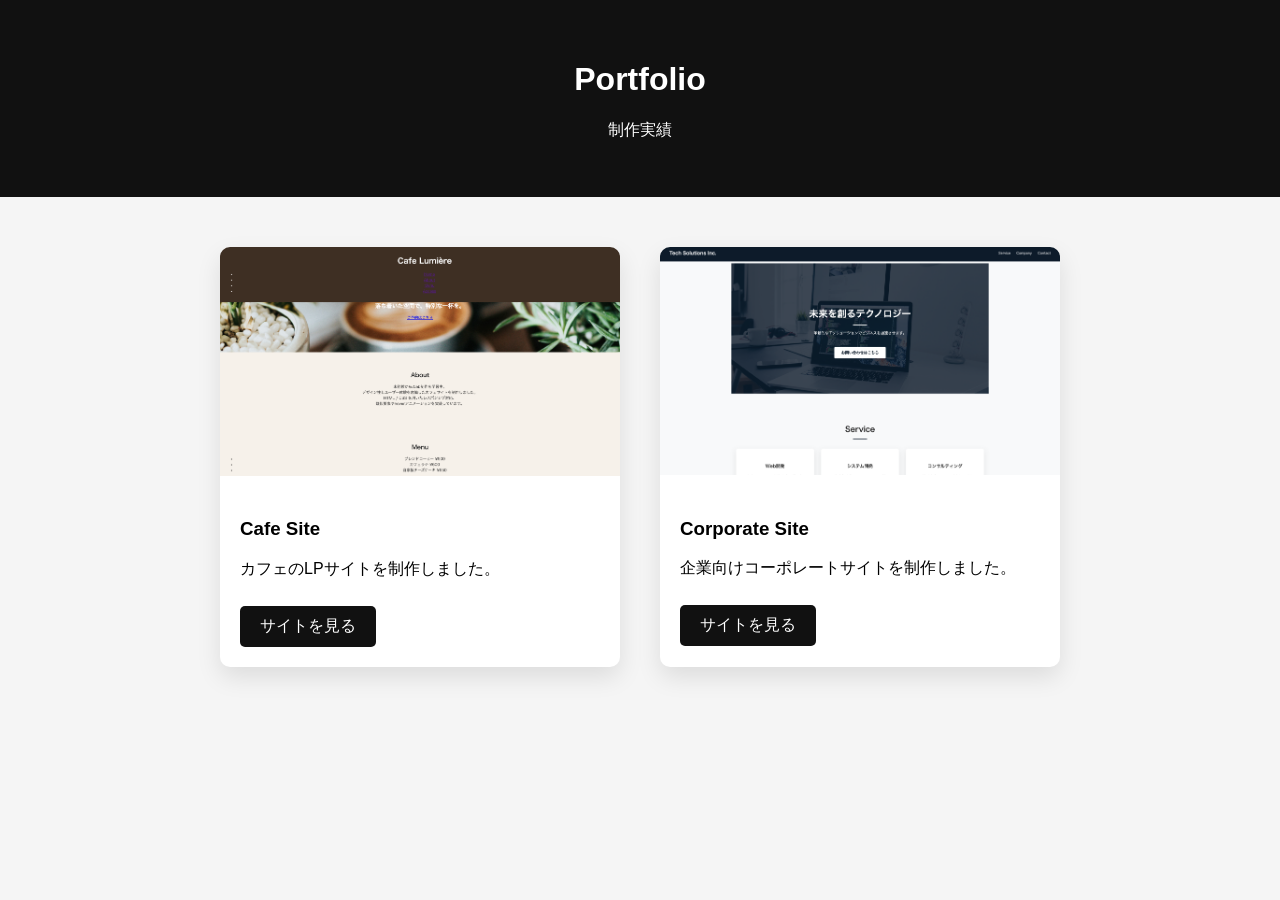
<file: portforio.html>
<!DOCTYPE html>
<html lang="ja">
<head>
<meta charset="UTF-8">
<meta name="viewport" content="width=device-width, initial-scale=1.0">
<title>Portfolio</title>

<style>

body{
  margin:0;
  font-family:sans-serif;
  background:#f5f5f5;
}

/* ヘッダー */
header{
  background:#111;
  color:white;
  text-align:center;
  padding:40px 20px;
}

/* 作品エリア */
.works{
  max-width:1000px;
  margin:50px auto;
  display:flex;
  gap:40px;
  flex-wrap:wrap;
  justify-content:center;
}

.work{
  width:400px;
  background:white;
  border-radius:10px;
  overflow:hidden;
  box-shadow:0 10px 25px rgba(0,0,0,0.1);
}

.work img{
  width:100%;
}

.work-content{
  padding:20px;
}

.work a{
  display:inline-block;
  margin-top:10px;
  text-decoration:none;
  background:#111;
  color:white;
  padding:10px 20px;
  border-radius:5px;
}

</style>
</head>

<body>

<header>
<h1>Portfolio</h1>
<p>制作実績</p>
</header>

<section class="works">

<div class="work">
<img src="cafe.png">
<div class="work-content">
<h3>Cafe Site</h3>
<p>カフェのLPサイトを制作しました。</p>
<a href="cafe.html">サイトを見る</a>
</div>
</div>

<div class="work">
<img src="corporate.png">
<div class="work-content">
<h3>Corporate Site</h3>
<p>企業向けコーポレートサイトを制作しました。</p>
<a href="corporate.html">サイトを見る</a>
</div>
</div>

</section>

</body>
</html>
</file>
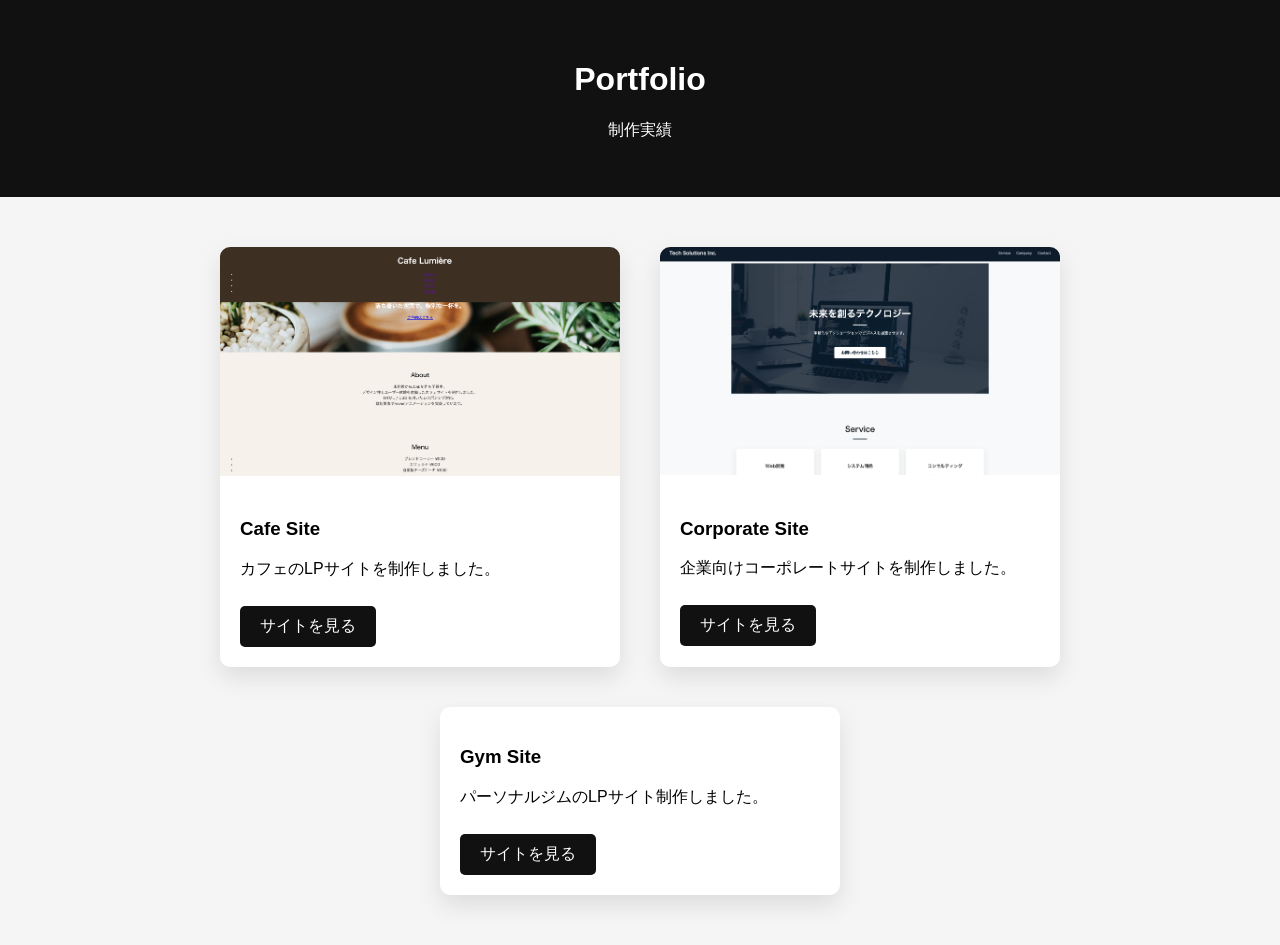
<file: portforio-site/portforio.html>
<!DOCTYPE html>
<html lang="ja">
<head>
<meta charset="UTF-8">
<meta name="viewport" content="width=device-width, initial-scale=1.0">
<title>Portfolio</title>

<style>

body{
  margin:0;
  font-family:sans-serif;
  background:#f5f5f5;
}

/* ヘッダー */
header{
  background:#111;
  color:white;
  text-align:center;
  padding:40px 20px;
}

/* 作品エリア */
.works{
  max-width:1000px;
  margin:50px auto;
  display:flex;
  gap:40px;
  flex-wrap:wrap;
  justify-content:center;
}

.work{
  width:400px;
  background:white;
  border-radius:10px;
  overflow:hidden;
  box-shadow:0 10px 25px rgba(0,0,0,0.1);
}

.work img{
  width:100%;
}

.work-content{
  padding:20px;
}

.work a{
  display:inline-block;
  margin-top:10px;
  text-decoration:none;
  background:#111;
  color:white;
  padding:10px 20px;
  border-radius:5px;
}

</style>
</head>

<body>

<header>
<h1>Portfolio</h1>
<p>制作実績</p>
</header>

<section class="works">

<div class="work">
<img src="cafe.png">
<div class="work-content">
<h3>Cafe Site</h3>
<p>カフェのLPサイトを制作しました。</p>
<a href="cafe.html">サイトを見る</a>
</div>
</div>

<div class="work">
<img src="corporate.png">
<div class="work-content">
<h3>Corporate Site</h3>
<p>企業向けコーポレートサイトを制作しました。</p>
<a href="corporate.html">サイトを見る</a>
</div>
</div>
<div class="work">
  <div class="work-content">
    <h3>Gym Site</h3>
    <p>パーソナルジムのLPサイト制作しました。</p>
    <a href="https://yueisye2.github.io/gym-site/">サイトを見る</a>
  </div>
</div>

</section>

</body>
</html>
</file>
<file: マッサージ/style.css>
*, *::before, *::after { margin: 0; padding: 0; box-sizing: border-box; }

:root {
  --cream: #f5f0e8;
  --dark: #1a1712;
  --gold: #b8965a;
  --gold-light: #d4b07a;
  --warm-gray: #8a8278;
  --off-white: #faf8f4;
}

html { scroll-behavior: smooth; }

body {
  background: var(--cream);
  color: var(--dark);
  font-family: 'Noto Serif JP', serif;
  overflow-x: hidden;
}

nav {
  position: fixed; top: 0; left: 0; right: 0; z-index: 100;
  display: flex; justify-content: space-between; align-items: center;
  padding: 24px 48px;
  background: linear-gradient(to bottom, rgba(245,240,232,0.95), transparent);
}
.nav-logo {
  font-family: 'Cormorant Garamond', serif;
  font-size: 22px; letter-spacing: 0.3em;
  color: var(--dark); text-decoration: none;
}
.nav-links { display: flex; gap: 36px; list-style: none; }
.nav-links a {
  font-size: 11px; letter-spacing: 0.2em;
  color: var(--warm-gray); text-decoration: none;
  transition: color 0.3s;
}
.nav-links a:hover { color: var(--gold); }

.hero {
  min-height: 100vh;
  display: grid; grid-template-columns: 1fr 1fr;
  position: relative; overflow: hidden;
}
.hero-left {
  display: flex; flex-direction: column;
  justify-content: center; padding: 120px 64px 80px;
  position: relative; z-index: 2;
}
.hero-eyebrow {
  font-size: 10px; letter-spacing: 0.4em;
  color: var(--gold); margin-bottom: 32px;
  display: flex; align-items: center; gap: 16px;
}
.hero-eyebrow::before {
  content: ''; display: block;
  width: 40px; height: 1px; background: var(--gold);
}
.hero-title {
  font-family: 'Cormorant Garamond', serif;
  font-size: clamp(52px, 6vw, 80px);
  font-weight: 300; line-height: 1.1;
  margin-bottom: 24px;
}
.hero-title em { font-style: italic; color: var(--gold); }
.hero-subtitle {
  font-size: 13px; line-height: 2.2;
  color: var(--warm-gray); font-weight: 200;
  margin-bottom: 48px; max-width: 340px;
}
.btn-primary {
  display: inline-flex; align-items: center; gap: 16px;
  padding: 16px 36px;
  background: var(--dark); color: var(--cream);
  font-size: 11px; letter-spacing: 0.25em;
  text-decoration: none; transition: all 0.4s;
  border: 1px solid var(--dark);
}
.btn-primary:hover { background: var(--gold); border-color: var(--gold); }
.btn-primary::after { content: '→'; font-size: 14px; }

.hero-right { position: relative; overflow: hidden; }
.hero-image-wrap {
  position: absolute; inset: 0;
  background: linear-gradient(135deg, #2c2620 0%, #4a3c2e 40%, #6b5440 100%);
}
.hero-image-wrap::before {
  content: ''; position: absolute; inset: 0;
  background:
    radial-gradient(ellipse at 30% 50%, rgba(184,150,90,0.15) 0%, transparent 60%),
    radial-gradient(ellipse at 80% 20%, rgba(184,150,90,0.08) 0%, transparent 50%);
}
.hero-image-wrap::after {
  content: ''; position: absolute; inset: 0;
  background-image: url("data:image/svg+xml,%3Csvg width='60' height='60' xmlns='http://www.w3.org/2000/svg'%3E%3Ccircle cx='30' cy='30' r='1' fill='rgba(184,150,90,0.15)'/%3E%3C/svg%3E");
}
.hero-deco-text {
  position: absolute; bottom: 60px; right: -20px;
  font-family: 'Cormorant Garamond', serif;
  font-size: 120px; font-weight: 300;
  color: rgba(184,150,90,0.12);
  writing-mode: vertical-rl; letter-spacing: 0.1em;
  pointer-events: none; z-index: 3;
}
.hero-number {
  position: absolute; top: 50%; left: 48px;
  transform: translateY(-50%);
  font-family: 'Cormorant Garamond', serif;
  font-size: 180px; font-weight: 300;
  color: rgba(245,240,232,0.06);
  line-height: 1; pointer-events: none;
}
.hero-badge {
  position: absolute; bottom: 80px; left: 60px;
  border: 1px solid rgba(184,150,90,0.4);
  padding: 20px 28px; z-index: 4;
}
.hero-badge-num {
  font-family: 'Cormorant Garamond', serif;
  font-size: 36px; color: var(--gold-light); line-height: 1;
}
.hero-badge-label {
  font-size: 9px; letter-spacing: 0.2em;
  color: rgba(245,240,232,0.5); margin-top: 4px;
}

section { padding: 120px 0; }
.container { max-width: 1100px; margin: 0 auto; padding: 0 48px; }

.section-label {
  font-size: 9px; letter-spacing: 0.4em;
  color: var(--gold); margin-bottom: 20px;
  display: flex; align-items: center; gap: 12px;
}
.section-label::before {
  content: ''; display: block;
  width: 24px; height: 1px; background: var(--gold);
}
.section-title {
  font-family: 'Cormorant Garamond', serif;
  font-size: clamp(36px, 4vw, 52px);
  font-weight: 300; line-height: 1.2; margin-bottom: 24px;
}
.section-title em { font-style: italic; color: var(--gold); }
.section-body {
  font-size: 13px; line-height: 2.4;
  color: var(--warm-gray); font-weight: 200; max-width: 500px;
}

.concept { background: var(--off-white); }
.concept-grid {
  display: grid; grid-template-columns: 1fr 1fr;
  gap: 80px; align-items: center;
}
.concept-image {
  aspect-ratio: 3/4;
  background: linear-gradient(160deg, #3d3228 0%, #6b5440 60%, #8a7260 100%);
  position: relative; overflow: hidden;
}
.concept-image::before {
  content: ''; position: absolute; inset: 0;
  background: radial-gradient(ellipse at 60% 40%, rgba(184,150,90,0.2) 0%, transparent 70%);
}
.concept-image-inner {
  position: absolute; inset: 20px;
  border: 1px solid rgba(184,150,90,0.3);
}
.concept-jp {
  position: absolute; bottom: 32px; left: 32px;
  font-size: 11px; letter-spacing: 0.3em;
  color: rgba(245,240,232,0.4); writing-mode: vertical-rl;
}

.menu-grid {
  display: grid; grid-template-columns: repeat(3, 1fr);
  gap: 2px; margin-top: 64px;
}
.menu-item {
  background: var(--off-white); padding: 48px 36px;
  border-bottom: 2px solid transparent; transition: border-color 0.4s;
}
.menu-item:hover { border-color: var(--gold); }
.menu-num {
  font-family: 'Cormorant Garamond', serif;
  font-size: 48px; font-weight: 300;
  color: rgba(184,150,90,0.3); line-height: 1; margin-bottom: 20px;
}
.menu-name { font-size: 16px; font-weight: 400; margin-bottom: 12px; letter-spacing: 0.1em; }
.menu-desc {
  font-size: 12px; line-height: 2;
  color: var(--warm-gray); font-weight: 200; margin-bottom: 24px;
}
.menu-price {
  font-family: 'Cormorant Garamond', serif;
  font-size: 28px; font-weight: 300; color: var(--gold);
}
.menu-price span {
  font-family: 'Noto Serif JP', serif;
  font-size: 11px; color: var(--warm-gray); margin-left: 4px;
}

.flow { background: var(--dark); color: var(--cream); }
.flow .section-title { color: var(--cream); }
.flow .section-body { color: rgba(245,240,232,0.5); }
.flow-steps {
  display: grid; grid-template-columns: repeat(4, 1fr);
  margin-top: 64px; position: relative;
}
.flow-steps::before {
  content: '';
  position: absolute; top: 28px; left: 12%; right: 12%;
  height: 1px; background: linear-gradient(to right, transparent, var(--gold), transparent);
}
.flow-step { padding: 0 24px; text-align: center; }
.flow-step-dot {
  width: 56px; height: 56px;
  border: 1px solid var(--gold); border-radius: 50%;
  display: flex; align-items: center; justify-content: center;
  margin: 0 auto 28px;
  font-family: 'Cormorant Garamond', serif;
  font-size: 20px; color: var(--gold);
  background: var(--dark); position: relative; z-index: 1;
}
.flow-step-title {
  font-size: 13px; font-weight: 300;
  margin-bottom: 12px; letter-spacing: 0.1em; color: var(--cream);
}
.flow-step-desc {
  font-size: 11px; line-height: 1.9;
  color: rgba(245,240,232,0.4); font-weight: 200;
}

.cta { background: var(--gold); text-align: center; padding: 100px 48px; }
.cta-title {
  font-family: 'Cormorant Garamond', serif;
  font-size: clamp(36px, 4vw, 56px);
  font-weight: 300; color: var(--dark); margin-bottom: 16px; line-height: 1.2;
}
.cta-sub {
  font-size: 12px; letter-spacing: 0.2em;
  color: rgba(26,23,18,0.6); margin-bottom: 48px; font-weight: 200;
}
.btn-cta {
  display: inline-flex; align-items: center; gap: 16px;
  padding: 18px 48px;
  background: var(--dark); color: var(--cream);
  font-size: 11px; letter-spacing: 0.3em;
  text-decoration: none; transition: all 0.3s;
}
.btn-cta:hover { background: #2e2820; }
.btn-cta::after { content: '→'; }

footer {
  background: var(--dark); color: rgba(245,240,232,0.4);
  padding: 48px; text-align: center;
  font-size: 10px; letter-spacing: 0.3em;
}
.footer-logo {
  font-family: 'Cormorant Garamond', serif;
  font-size: 24px; color: var(--cream);
  letter-spacing: 0.3em; margin-bottom: 24px; display: block;
}

@keyframes fadeUp {
  from { opacity: 0; transform: translateY(30px); }
  to   { opacity: 1; transform: translateY(0); }
}
.hero-eyebrow  { animation: fadeUp 0.8s ease 0.2s both; }
.hero-title    { animation: fadeUp 0.8s ease 0.4s both; }
.hero-subtitle { animation: fadeUp 0.8s ease 0.6s both; }
.btn-primary   { animation: fadeUp 0.8s ease 0.8s both; }

@media (max-width: 768px) {
  nav { padding: 20px 24px; }
  .nav-links { display: none; }
  .hero { grid-template-columns: 1fr; }
  .hero-left { padding: 100px 24px 60px; }
  .hero-right { height: 300px; }
  .hero-deco-text { display: none; }
  .concept-grid { grid-template-columns: 1fr; gap: 48px; }
  .menu-grid { grid-template-columns: 1fr; }
  .flow-steps { grid-template-columns: 1fr 1fr; gap: 48px; }
  .flow-steps::before { display: none; }
  .container { padding: 0 24px; }
  section { padding: 80px 0; }
}
</file>
<file: portforio-site/gemini/style.css>
/* 基本設定 */
* {
    margin: 0;
    padding: 0;
    box-sizing: border-box;
}

body {
    font-family: "Helvetica Neue", Arial, "Hiragino Kaku Gothic ProN", "Hiragino Sans", sans-serif;
    line-height: 1.6;
    color: #333;
    background-color: #f9f9f9;
}

/* ヘッダー */
header {
    background: #fff;
    padding: 1rem 5%;
    position: sticky;
    top: 0;
    z-index: 100;
    box-shadow: 0 2px 5px rgba(0,0,0,0.1);
}

nav {
    display: flex;
    justify-content: space-between;
    align-items: center;
}

.logo {
    font-size: 1.5rem;
    font-weight: bold;
    color: #007bff;
}

nav ul {
    display: flex;
    list-style: none;
}

nav ul li {
    margin-left: 20px;
}

nav ul li a {
    text-decoration: none;
    color: #333;
    transition: 0.3s;
}

nav ul li a:hover {
    color: #007bff;
}

/* ヒーローセクション */
.hero {
    height: 60vh;
    display: flex;
    flex-direction: column;
    justify-content: center;
    align-items: center;
    text-align: center;
    background: linear-gradient(135deg, #007bff, #6610f2);
    color: #fff;
    padding: 0 20px;
}

.hero h1 {
    font-size: 2.5rem;
    margin-bottom: 1rem;
}

.btn {
    display: inline-block;
    margin-top: 20px;
    padding: 12px 30px;
    background: #fff;
    color: #007bff;
    text-decoration: none;
    border-radius: 5px;
    font-weight: bold;
    transition: 0.3s;
}

.btn:hover {
    background: #eee;
}

/* サービスセクション */
.container {
    padding: 80px 5%;
    max-width: 1200px;
    margin: 0 auto;
}

h2 {
    text-align: center;
    margin-bottom: 40px;
}

.grid {
    display: grid;
    grid-template-columns: repeat(auto-fit, minmax(250px, 1fr));
    gap: 20px;
}

.card {
    background: #fff;
    padding: 30px;
    border-radius: 10px;
    box-shadow: 0 4px 6px rgba(0,0,0,0.05);
    text-align: center;
}

/* フッター */
footer {
    text-align: center;
    padding: 40px 0;
    background: #333;
    color: #fff;
}
</file>
<file: portforio-site/gym/style.css>
* {
  margin: 0;
  padding: 0;
  box-sizing: border-box;
}

body {
  font-family: 'Helvetica Neue', sans-serif;
  color: #333;
}

/* ヘッダー */
header {
  display: flex;
  justify-content: space-between;
  align-items: center;
  padding: 20px 40px;
  background: #000;
  color: #fff;
  position: fixed;
  width: 100%;
  top: 0;
}

.logo {
  font-size: 24px;
  font-weight: bold;
  letter-spacing: 3px;
}

nav ul {
  display: flex;
  list-style: none;
  gap: 30px;
}

nav a {
  color: #fff;
  text-decoration: none;
  font-size: 14px;
}

/* ヒーロー */
.hero {
  position: relative;
  height: 100vh;
  overflow: hidden;
}

.hero img {
  width: 100%;
  height: 100%;
  object-fit: cover;
  filter: brightness(0.4);
}

.hero-content {
  position: absolute;
  top: 50%;
  left: 80px;
  transform: translateY(-50%);
  color: #fff;
}

.hero-content h1 {
  font-size: 60px;
  line-height: 1.3;
  margin-bottom: 20px;
}

.hero-content p {
  font-size: 18px;
  margin-bottom: 40px;
  color: #aaa;
}


.btn {
  display: inline-block;
  background: #e74c3c;
  color: #fff;
  padding: 15px 40px;
  text-decoration: none;
  font-weight: bold;
  border-radius: 4px;
}

/* セクション共通 */
.section {
  padding: 80px 40px;
  text-align: center;
}

.section h2 {
  font-size: 36px;
  margin-bottom: 50px;
  letter-spacing: 3px;
}

/* グリッド */
.grid {
  display: grid;
  grid-template-columns: repeat(3, 1fr);
  gap: 30px;
  max-width: 1000px;
  margin: 0 auto;
}

.card {
  background: #f5f5f5;
  padding: 40px 20px;
  border-radius: 8px;
}

.card h3 {
  font-size: 18px;
  margin-bottom: 15px;
}

/* フッター */
footer {
  background: #000;
  color: #fff;
  text-align: center;
  padding: 20px;
}
</file>
<file: portforio-site/massage/style.css>
*, *::before, *::after { margin: 0; padding: 0; box-sizing: border-box; }

:root {
  --cream: #f5f0e8;
  --dark: #1a1712;
  --gold: #b8965a;
  --gold-light: #d4b07a;
  --warm-gray: #8a8278;
  --off-white: #faf8f4;
}

html { scroll-behavior: smooth; }

body {
  background: var(--cream);
  color: var(--dark);
  font-family: 'Noto Serif JP', serif;
  overflow-x: hidden;
}

nav {
  position: fixed; top: 0; left: 0; right: 0; z-index: 100;
  display: flex; justify-content: space-between; align-items: center;
  padding: 24px 48px;
  background: linear-gradient(to bottom, rgba(245,240,232,0.95), transparent);
}
.nav-logo {
  font-family: 'Cormorant Garamond', serif;
  font-size: 22px; letter-spacing: 0.3em;
  color: var(--dark); text-decoration: none;
}
.nav-links { display: flex; gap: 36px; list-style: none; }
.nav-links a {
  font-size: 11px; letter-spacing: 0.2em;
  color: var(--warm-gray); text-decoration: none;
  transition: color 0.3s;
}
.nav-links a:hover { color: var(--gold); }

.hero {
  min-height: 100vh;
  display: grid; grid-template-columns: 1fr 1fr;
  position: relative; overflow: hidden;
}
.hero-left {
  display: flex; flex-direction: column;
  justify-content: center; padding: 120px 64px 80px;
  position: relative; z-index: 2;
}
.hero-eyebrow {
  font-size: 10px; letter-spacing: 0.4em;
  color: var(--gold); margin-bottom: 32px;
  display: flex; align-items: center; gap: 16px;
}
.hero-eyebrow::before {
  content: ''; display: block;
  width: 40px; height: 1px; background: var(--gold);
}
.hero-title {
  font-family: 'Cormorant Garamond', serif;
  font-size: clamp(52px, 6vw, 80px);
  font-weight: 300; line-height: 1.1;
  margin-bottom: 24px;
}
.hero-title em { font-style: italic; color: var(--gold); }
.hero-subtitle {
  font-size: 13px; line-height: 2.2;
  color: var(--warm-gray); font-weight: 200;
  margin-bottom: 48px; max-width: 340px;
}
.btn-primary {
  display: inline-flex; align-items: center; gap: 16px;
  padding: 16px 36px;
  background: var(--dark); color: var(--cream);
  font-size: 11px; letter-spacing: 0.25em;
  text-decoration: none; transition: all 0.4s;
  border: 1px solid var(--dark);
}
.btn-primary:hover { background: var(--gold); border-color: var(--gold); }
.btn-primary::after { content: '→'; font-size: 14px; }

.hero-right { position: relative; overflow: hidden; }
.hero-image-wrap {
  position: absolute; inset: 0;
  background: linear-gradient(135deg, #2c2620 0%, #4a3c2e 40%, #6b5440 100%);
}
.hero-image-wrap::before {
  content: ''; position: absolute; inset: 0;
  background:
    radial-gradient(ellipse at 30% 50%, rgba(184,150,90,0.15) 0%, transparent 60%),
    radial-gradient(ellipse at 80% 20%, rgba(184,150,90,0.08) 0%, transparent 50%);
}
.hero-image-wrap::after {
  content: ''; position: absolute; inset: 0;
  background-image: url("data:image/svg+xml,%3Csvg width='60' height='60' xmlns='http://www.w3.org/2000/svg'%3E%3Ccircle cx='30' cy='30' r='1' fill='rgba(184,150,90,0.15)'/%3E%3C/svg%3E");
}
.hero-deco-text {
  position: absolute; bottom: 60px; right: -20px;
  font-family: 'Cormorant Garamond', serif;
  font-size: 120px; font-weight: 300;
  color: rgba(184,150,90,0.12);
  writing-mode: vertical-rl; letter-spacing: 0.1em;
  pointer-events: none; z-index: 3;
}
.hero-number {
  position: absolute; top: 50%; left: 48px;
  transform: translateY(-50%);
  font-family: 'Cormorant Garamond', serif;
  font-size: 180px; font-weight: 300;
  color: rgba(245,240,232,0.06);
  line-height: 1; pointer-events: none;
}
.hero-badge {
  position: absolute; bottom: 80px; left: 60px;
  border: 1px solid rgba(184,150,90,0.4);
  padding: 20px 28px; z-index: 4;
}
.hero-badge-num {
  font-family: 'Cormorant Garamond', serif;
  font-size: 36px; color: var(--gold-light); line-height: 1;
}
.hero-badge-label {
  font-size: 9px; letter-spacing: 0.2em;
  color: rgba(245,240,232,0.5); margin-top: 4px;
}

section { padding: 120px 0; }
.container { max-width: 1100px; margin: 0 auto; padding: 0 48px; }

.section-label {
  font-size: 9px; letter-spacing: 0.4em;
  color: var(--gold); margin-bottom: 20px;
  display: flex; align-items: center; gap: 12px;
}
.section-label::before {
  content: ''; display: block;
  width: 24px; height: 1px; background: var(--gold);
}
.section-title {
  font-family: 'Cormorant Garamond', serif;
  font-size: clamp(36px, 4vw, 52px);
  font-weight: 300; line-height: 1.2; margin-bottom: 24px;
}
.section-title em { font-style: italic; color: var(--gold); }
.section-body {
  font-size: 13px; line-height: 2.4;
  color: var(--warm-gray); font-weight: 200; max-width: 500px;
}

.concept { background: var(--off-white); }
.concept-grid {
  display: grid; grid-template-columns: 1fr 1fr;
  gap: 80px; align-items: center;
}
.concept-image {
  aspect-ratio: 3/4;
  background: linear-gradient(160deg, #3d3228 0%, #6b5440 60%, #8a7260 100%);
  position: relative; overflow: hidden;
}
.concept-image::before {
  content: ''; position: absolute; inset: 0;
  background: radial-gradient(ellipse at 60% 40%, rgba(184,150,90,0.2) 0%, transparent 70%);
}
.concept-image-inner {
  position: absolute; inset: 20px;
  border: 1px solid rgba(184,150,90,0.3);
}
.concept-jp {
  position: absolute; bottom: 32px; left: 32px;
  font-size: 11px; letter-spacing: 0.3em;
  color: rgba(245,240,232,0.4); writing-mode: vertical-rl;
}

.menu-grid {
  display: grid; grid-template-columns: repeat(3, 1fr);
  gap: 2px; margin-top: 64px;
}
.menu-item {
  background: var(--off-white); padding: 48px 36px;
  border-bottom: 2px solid transparent; transition: border-color 0.4s;
}
.menu-item:hover { border-color: var(--gold); }
.menu-num {
  font-family: 'Cormorant Garamond', serif;
  font-size: 48px; font-weight: 300;
  color: rgba(184,150,90,0.3); line-height: 1; margin-bottom: 20px;
}
.menu-name { font-size: 16px; font-weight: 400; margin-bottom: 12px; letter-spacing: 0.1em; }
.menu-desc {
  font-size: 12px; line-height: 2;
  color: var(--warm-gray); font-weight: 200; margin-bottom: 24px;
}
.menu-price {
  font-family: 'Cormorant Garamond', serif;
  font-size: 28px; font-weight: 300; color: var(--gold);
}
.menu-price span {
  font-family: 'Noto Serif JP', serif;
  font-size: 11px; color: var(--warm-gray); margin-left: 4px;
}

.flow { background: var(--dark); color: var(--cream); }
.flow .section-title { color: var(--cream); }
.flow .section-body { color: rgba(245,240,232,0.5); }
.flow-steps {
  display: grid; grid-template-columns: repeat(4, 1fr);
  margin-top: 64px; position: relative;
}
.flow-steps::before {
  content: '';
  position: absolute; top: 28px; left: 12%; right: 12%;
  height: 1px; background: linear-gradient(to right, transparent, var(--gold), transparent);
}
.flow-step { padding: 0 24px; text-align: center; }
.flow-step-dot {
  width: 56px; height: 56px;
  border: 1px solid var(--gold); border-radius: 50%;
  display: flex; align-items: center; justify-content: center;
  margin: 0 auto 28px;
  font-family: 'Cormorant Garamond', serif;
  font-size: 20px; color: var(--gold);
  background: var(--dark); position: relative; z-index: 1;
}
.flow-step-title {
  font-size: 13px; font-weight: 300;
  margin-bottom: 12px; letter-spacing: 0.1em; color: var(--cream);
}
.flow-step-desc {
  font-size: 11px; line-height: 1.9;
  color: rgba(245,240,232,0.4); font-weight: 200;
}

.cta { background: var(--gold); text-align: center; padding: 100px 48px; }
.cta-title {
  font-family: 'Cormorant Garamond', serif;
  font-size: clamp(36px, 4vw, 56px);
  font-weight: 300; color: var(--dark); margin-bottom: 16px; line-height: 1.2;
}
.cta-sub {
  font-size: 12px; letter-spacing: 0.2em;
  color: rgba(26,23,18,0.6); margin-bottom: 48px; font-weight: 200;
}
.btn-cta {
  display: inline-flex; align-items: center; gap: 16px;
  padding: 18px 48px;
  background: var(--dark); color: var(--cream);
  font-size: 11px; letter-spacing: 0.3em;
  text-decoration: none; transition: all 0.3s;
}
.btn-cta:hover { background: #2e2820; }
.btn-cta::after { content: '→'; }

footer {
  background: var(--dark); color: rgba(245,240,232,0.4);
  padding: 48px; text-align: center;
  font-size: 10px; letter-spacing: 0.3em;
}
.footer-logo {
  font-family: 'Cormorant Garamond', serif;
  font-size: 24px; color: var(--cream);
  letter-spacing: 0.3em; margin-bottom: 24px; display: block;
}

@keyframes fadeUp {
  from { opacity: 0; transform: translateY(30px); }
  to   { opacity: 1; transform: translateY(0); }
}
.hero-eyebrow  { animation: fadeUp 0.8s ease 0.2s both; }
.hero-title    { animation: fadeUp 0.8s ease 0.4s both; }
.hero-subtitle { animation: fadeUp 0.8s ease 0.6s both; }
.btn-primary   { animation: fadeUp 0.8s ease 0.8s both; }

@media (max-width: 768px) {
  nav { padding: 20px 24px; }
  .nav-links { display: none; }
  .hero { grid-template-columns: 1fr; }
  .hero-left { padding: 100px 24px 60px; }
  .hero-right { height: 300px; }
  .hero-deco-text { display: none; }
  .concept-grid { grid-template-columns: 1fr; gap: 48px; }
  .menu-grid { grid-template-columns: 1fr; }
  .flow-steps { grid-template-columns: 1fr 1fr; gap: 48px; }
  .flow-steps::before { display: none; }
  .container { padding: 0 24px; }
  section { padding: 80px 0; }
}
</file>
<file: cafe.css>
body {
  margin: 0;
  font-family: 'Hiragino Kaku Gothic ProN', sans-serif;
  background-color: #f5f1ea;
  color: #333;
  font-size: 22px;
  line-height: 1.8;
  padding-top: 200px;
}

/* ヘッダー */

header {
  background-color: #3e2f23;
  color: white;
  text-align: center;
  padding: 30px 20px;
  position: fixed;
  top: 0;
  width: 100%;
  z-index: 1000;
}

/* ナビ */

nav {
  margin-top: 10px;
}

nav a {
  color: white;
  text-decoration: none;
  margin: 0 15px;
  font-size: 22px;
}

nav a:hover {
  opacity: 0.7;
}

/* セクション */

section {
  max-width: 1200px;
  margin: auto;
  padding: 80px 30px;
  text-align: center;
}

/* ヒーロー */

#home {
  background-image: url("https://images.unsplash.com/photo-1509042239860-f550ce710b93");
  background-size: cover;
  background-position: center;
  color: white;
  padding: 260px 20px;
  min-height: 400px;
  min-height: 400px;
}

#home {
  position: relative;
}

#home::before {
  content: "";
  position: absolute;
  top: 0;
  left: 0;
  width: 100%;
  height: 100%;
  background: rgba(0,0,0,0.35);
}

#home h2,
#home p,
#home a {
  position: relative;
}

/* 見出し */

h1 {
  font-size: 48px;
}

h2 {
  font-size: 36px;
}
</file>
<file: corporate.css>
* {
  box-sizing: border-box;
}

html {
  scroll-behavior: smooth;
}
/* 全体設定 */
body {
  margin: 0;
  font-family: 'Noto Sans JP', sans-serif;
  color: #333;
  background-color: #f8f9fa;
  line-height: 1.6;
  padding-top: 80px;
}

/* ヘッダー */
header{
  background-color: #0d1b2a;
  color: white;
  padding: 20px 40px;
  display: flex;
  justify-content: space-between;
  align-items: center;

  position: fixed;
  width: 100%;
  top: 0;
  left: 0;
  z-index: 1000;
}

header h1 {
  margin: 0;
  font-size: 20px;
}

nav a {
  color: white;
  margin-left: 20px;
  text-decoration: none;
  font-size: 14px;
  transition: 0.3s;
}

nav a:hover {
  opacity: 0.7;
}

/* 共通セクション */
section {
  padding: 100px 20px;
  text-align: center;
  max-width: 1100px;
  margin: 0 auto;
}

/* ヒーロー */
#hero {
  background-color: #1b263b;
  color: white;
  padding: 150px 20px;
}

#hero h2 {
  font-size: 40px;
  margin-bottom: 20px;
}

/* サービス */
.service-container {
  display: flex;
  justify-content: space-between;
  gap: 30px;
  margin-top: 40px;
  flex-wrap: wrap;
}

.card {
  background: white;
  padding: 40px;
  flex: 1;
  min-width: 250px;
  border-radius: 8px;
  box-shadow: 0 10px 25px rgba(0,0,0,0.08);
  transition: 0.3s;
}

.card:hover {
  transform: translateY(-8px);
  box-shadow: 0 15px 35px rgba(0,0,0,0.12);
}

/* 会社概要 */
#company {
  background-color: #ffffff;
}

/* お問い合わせ */
#contact {
  background-color: #e9ecef;
}

/* フッター */
footer {
  background-color: #0d1b2a;
  color: white;
  text-align: center;
  padding: 20px;
}
.btn {
  display: inline-block;
  margin-top: 30px;
  padding: 12px 30px;
  background-color: #ffffff;
  color: #0d1b2a;
  text-decoration: none;
  font-weight: bold;
  border-radius: 4px;
  transition: 0.3s;
}

.btn:hover {
  background-color: #e0e0e0;
}
section h2 {
  font-size: 32px;
  margin-bottom: 20px;
  position: relative;
}

section h2::after {
  content: "";
  display: block;
  width: 60px;
  height: 3px;
  background-color: #0d1b2a;
  margin: 15px auto 0;
}
#hero h2::after {
  background-color: white;
}
/* ===== スマホ対応 ===== */
@media (max-width: 768px) {

  header {
    flex-direction: column;
    padding: 15px;
  }

  nav {
    margin-top: 10px;
  }

  nav a {
    margin: 0 10px;
    font-size: 13px;
  }

  #hero {
    padding: 100px 20px;
  }

  #hero h2 {
    font-size: 28px;
  }

  section {
    padding: 60px 20px;
  }

  .service-container {
    flex-direction: column;
  }

  .card {
    margin-bottom: 20px;
  }

}
.contact-form {
  max-width: 600px;
  margin: 40px auto 0;
  display: flex;
  flex-direction: column;
  gap: 20px;
}

.contact-form input,
.contact-form textarea {
  padding: 12px;
  font-size: 14px;
  border: 1px solid #ccc;
  border-radius: 4px;
}

.contact-form textarea {
  min-height: 120px;
  resize: vertical;
}

.contact-form button {
  padding: 12px;
  background-color: #0d1b2a;
  color: white;
  border: none;
  border-radius: 4px;
  cursor: pointer;
  transition: 0.3s;
}

.contact-form button:hover {
  opacity: 0.8;
}
.contact-form input:focus,
.contact-form textarea:focus {
  outline: none;
  border: 1px solid #0d1b2a;
}
section:nth-child(even) {
  background-color: #ffffff;
}
#hero {
  background: linear-gradient(rgba(13,27,42,0.8), rgba(13,27,42,0.8)),
  url("https://images.unsplash.com/photo-1498050108023-c5249f4df085");
  background-size: cover;
  background-position: center;
}
.card {
  transition: transform 0.3s, box-shadow 0.3s;
}

.card:hover {
  transform: translateY(-8px);
  box-shadow: 0 15px 35px rgba(0,0,0,0.15);
}
/* ===== Works ===== */

.works-container {
  display: flex;
  gap: 30px;
  margin-top: 40px;
  flex-wrap: wrap;
  justify-content: center;
}

.work-card {
  background: white;
  padding: 30px;
  width: 260px;
  border-radius: 8px;
  box-shadow: 0 8px 20px rgba(0,0,0,0.08);
  transition: 0.3s;
}

.work-card:hover {
  transform: translateY(-5px);
}
.work-card img {
  width: 100%;
  border-radius: 6px;
  margin-bottom: 15px;
}
#about {
  background-color: #ffffff;
}
body {
  font-size: 18px;
  line-height: 1.7;
}

section {
  max-width: 1100px;
  margin: auto;
  padding: 80px 20px;
}

h1 {
  font-size: 36px;
}

h2 {
  font-size: 28px;
  margin-bottom: 20px;
}

h3 {
  font-size: 22px;
}
/* コンテンツ幅を広げる */

section {
  max-width: 1200px;
  margin: auto;
  padding: 100px 40px;
}

/* ヒーロー */

#hero {
  height: 70vh;
  display: flex;
  flex-direction: column;
  justify-content: center;
}

/* 見出し */

#hero h2 {
  font-size: 48px;
}

#hero p {
  font-size: 20px;
}/* コンテンツ幅を広げる */

section {
  max-width: 1200px;
  margin: auto;
  padding: 100px 40px;
}

/* ヒーロー */

#hero {
  height: 70vh;
  display: flex;
  flex-direction: column;
  justify-content: center;
}

/* 見出し */

#hero h2 {
  font-size: 48px;
}

#hero p {
  font-size: 20px;
}
section:nth-child(even) {
  background-color: #f7f7f7;
}
button,
.btn {
  background: #0d1b2a;
  color: white;
  padding: 12px 26px;
  border-radius: 6px;
  border: none;
  font-size: 16px;
  cursor: pointer;
}

button:hover,
.btn:hover {
  opacity: 0.85;
}
section h2 {
  text-align: center;
  margin-bottom: 40px;
  font-size: 32px;
}
.container {
  max-width: 1200px;
  margin: auto;
  padding: 0 40px;
}
</file>
<file: style.css>
/* リセット */
* {
  margin: 0;
  padding: 0;
  box-sizing: border-box;
}

body {
  font-family: 'Noto Sans JP', sans-serif;
  line-height: 1.6;
}

/* 共通 */
.container {
  width: 90%;
  max-width: 1000px;
  margin: 0 auto;
}

section {
  padding: 100px 0;
}
section h2 {
  font-size: 32px;
  margin-bottom: 40px;
  text-align: center;
}
/* ヘッダー */
.header {
  background: #333;
  color: #fff;
  padding: 20px 0;
}

.header .container {
  display: flex;
  justify-content: space-between;
  align-items: center;
}
header {
  position: sticky;
  background: #333;
  top: 0;
  z-index: 1000;
}

.logo {
  font-size: 24px;
}

.nav {
  list-style: none;
  display: flex;
  gap: 20px;
}

.nav a {
  color: #fff;
  text-decoration: none;
}

/* ヒーロー */
.hero {
  text-align: center;
  background: linear-gradient(135deg, #667eea, #764ba2);
  color: #fff;
  padding: 150px 0;
}
.hero h2 {
  font-size: 42px;
  font-weight: 700;
  margin-bottom: 20px;
}

.hero p {
  font-size: 18px;
  opacity: 0.9;
}
/* ボタン */
.btn {
  display: inline-block;
  margin-top: 30px;
  padding: 15px 40px;
  background: #111;
  color: #fff;
  text-decoration: none;
  border-radius: 50px;
  transition: 0.3s;
  cursor: pointer;
}
.btn {
  font-weight: 700;
  letter-spacing: 1px;
}

.btn:hover {
  background: #555;
}
.btn {
  transition: transform 0.2s ease, box-shadow 0.2s ease;
}

.btn:hover {
  transform: translateY(-3px);
  box-shadow: 0 10px 20px rgba(0,0,0,0.2);
}
/* Service */
.card-wrapper {
  display: flex;
  gap: 20px;
  margin-top: 30px;
  flex-wrap: wrap;
}
.card {
  flex: 1 1 300px;
  padding: 30px;
  background: #fff;
  border-radius: 10px;
  box-shadow: 0 10px 30px rgba(0,0,0,0.05);
}

/* Price */
.price {
  background: #f4f4f4;
  text-align: center;
}

/* Contact */
form {
  display: flex;
  flex-direction: column;
  gap: 15px;
}

input,
textarea {
  padding: 10px;
  border: 1px solid #ccc;
}
.problem {
  background: #f9f9f9;
  padding: 100px 0;
}

.problem ul {
  margin-top: 30px;
  line-height: 2;
}
.solution {
  text-align: center;
  padding: 100px 0;
}

.solution p {
  margin-top: 20px;
  font-size: 18px;
}
/* スマホ対応 */
@media (max-width: 768px) {

  .header .container {
    flex-direction: column;
    gap: 10px;
  }

  .nav {
    flex-direction: column;
    align-items: center;
  }

  .card-wrapper {
    flex-direction: column;
  }

  .hero {
    padding: 100px 0;
  }

  .hero h2 {
    font-size: 28px;
  }
  .solution-inner {
  flex-direction: column;
}

}
/* fade up */
.fade-up {
  opacity: 0;
  transform: translateY(40px);
  transition: opacity 1s ease, transform 1s ease;
}

.fade-up.active {
  opacity: 1;
  transform: translateY(0);
}
.solution img {
  width: 100%;
  max-width: 600px;
  margin: 30px auto;
  display: block;
  border-radius: 10px;
}
.solution-inner {
  display: flex;
  align-items: center;
  gap: 40px;
}

.solution-text {
  flex: 1;
}

.solution-image {
  flex: 1;
}

.solution-image img {
  width: 100%;
  border-radius: 10px;
}
.service {
  background: #f9f9f9;
}

.solution {
  background: #ffffff;
}
html {
  scroll-behavior: smooth;
}
.works {
  text-align: center;
  padding: 80px 20px;
}

.work-card {
  background: white;
  padding: 30px;
  margin: 30px auto;
  max-width: 500px;
  border-radius: 10px;
  box-shadow: 0 5px 20px rgba(0,0,0,0.1);
}

.work-card a {
  display: inline-block;
  margin-top: 15px;
  padding: 10px 20px;
  background: #333;
  color: white;
  text-decoration: none;
  border-radius: 5px;
}
.solution-image img {
  width: 100%;
  border-radius: 10px;
  box-shadow: 0 10px 30px rgba(0,0,0,0.1);
}
.work-card img {
  width: 100%;
  border-radius: 10px;
  margin-bottom: 15px;
}
.flow {
  background: #f4f4f4;
}
/* --- ここからスマホ用の魔法 --- */
@media (max-width: 768px) {
  /* 全体の文字サイズを少し調整 */
  body {
    font-size: 15px;
    line-height: 1.6;
  }

  /* ロゴやナビゲーションを縦並びにする（もし重なっていたら） */
  .header .container {
    flex-direction: column;
    text-align: center;
  }

  .nav ul {
    padding: 0;
    display: flex;
    flex-wrap: wrap; /* リンクが多い時に折り返す */
    justify-content: center;
    gap: 10px;
  }

  /* メインビジュアルの余白を調整 */
  .hero {
    padding: 60px 20px;
  }

  .hero h2 {
    font-size: 22px;
  }

  /* 「こんなお悩みありませんか？」のリストを中央に寄せすぎない */
  .problem ul {
    display: inline-block;
    text-align: left;
    padding-left: 20px;
  }

  /* ボタンをスマホで押しやすく大きくする */
  .btn {
    display: block; /* 横幅いっぱいにする */
    width: 100%;
    max-width: 300px;
    margin: 20px auto;
    padding: 15px;
  }
}
/* --- ここまで --- *//* Worksセクションの重なりを物理的に防ぐ設定 */
.works .container {
    display: flex;
    flex-wrap: wrap;       /* 横に並びきらない時は自動で下に送る */
    justify-content: center;
    gap: 40px;            /* カード同士の隙間を広めにとる */
    padding: 50px 0;
    height: auto;         /* 高さを固定しない（重要！） */
}

.work-card {
    background: #fff;
    width: 300px;         /* 横幅を指定 */
    min-height: 400px;    /* 最低限の高さ */
    height: auto;         /* 中身が増えても伸びるようにする */
    padding: 20px;
    border-radius: 15px;
    box-shadow: 0 10px 30px rgba(0,0,0,0.1);
    display: flex;
    flex-direction: column;
    justify-content: space-between; /* ボタンを下に配置 */
}
/* --- ここから下に貼り付け --- */

/* カードの並びを綺麗に整える追加コード */
.works-container {
    display: flex;
    flex-wrap: wrap;
    justify-content: center;
    gap: 30px;
    align-items: stretch; /* カードの高さを一番高いものに合わせる */
}

.work-card {
    display: flex;
    flex-direction: column;
    height: auto; /* 高さを自動調整に任せる */
}

.work-card p {
    flex-grow: 1; /* 説明文の長さに合わせて中身を伸ばす */
    margin-bottom: 20px;
}

.btn {
    margin-top: auto; /* ボタンを常にカードの最下部に固定する */
}
/* --- ここまで --- */
/* --- ここから下に貼り付け --- */

.works-container {
    display: flex;
    flex-wrap: wrap;
    justify-content: center;
    gap: 30px;
    align-items: stretch; /* カードの高さを一番高いものに合わせる */
}

.work-card {
    flex: 1;
    min-width: 300px;
    max-width: 350px;
    display: flex;
    flex-direction: column;
    height: auto;
}

.work-card p {
    flex-grow: 1; /* 説明文の長さに合わせて中身を伸ばす */
    margin-bottom: 25px;
}

.btn {
    margin-top: auto; /* ボタンを常にカードの最下部に固定する */
}

/* スマホ用の調整 */
@media (max-width: 768px) {
    .work-card {
        max-width: 100%;
    }
}
/* --- ここから下に貼り付け --- */

.works-container {
    display: flex;
    flex-wrap: wrap;
    justify-content: center;
    gap: 30px;
    align-items: stretch; /* カードの高さを一番高いものに合わせる */
}

.work-card {
    flex: 1;
    min-width: 300px;
    max-width: 350px;
    display: flex;
    flex-direction: column;
    height: auto;
}

.work-card p {
    flex-grow: 1; /* 説明文の長さに合わせて中身を伸ばす */
    margin-bottom: 25px;
}

.btn {
    margin-top: auto; /* ボタンを常にカードの最下部に固定する */
}

/* スマホ用の調整 */
@media (max-width: 768px) {
    .work-card {
        max-width: 100%;
    }
}
/* --- ここから下に貼り付け --- */

.works-container {
    display: flex;
    flex-wrap: wrap;
    justify-content: center;
    gap: 30px;
    align-items: stretch; /* カードの高さを一番高いものに合わせる */
}

.work-card {
    flex: 1;
    min-width: 300px;
    max-width: 350px;
    display: flex;
    flex-direction: column;
    height: auto;
}

.work-card p {
    flex-grow: 1; /* 説明文の長さに合わせて中身を伸ばす */
    margin-bottom: 25px;
}

.btn {
    margin-top: auto; /* ボタンを常にカードの最下部に固定する */
}

/* スマホ用の調整 */
@media (max-width: 768px) {
    .work-card {
        max-width: 100%;
    }
}
/* --- パソコンで3枚横に並べるための修正 --- */

/* 1. カードを包む親要素の設定 */
.works-container {
    display: flex;         /* 横並びにする */
    flex-wrap: nowrap;     /* ★パソコンでは絶対に折り返さない */
    justify-content: center; /* 中央に寄せる */
    gap: 20px;            /* カード同士の隙間 */
    align-items: stretch;  /* 高さを一番高いものに合わせる */
    max-width: 1200px;     /* 横に広がりすぎないように制限 */
    margin: 0 auto;        /* 中央寄せ */
}

/* 2. カード1枚ずつの設定 */
.work-card {
    flex: 1;               /* ★3つを均等な幅にする */
    min-width: 0;          /* 幅の計算を正しくする */
    display: flex;
    flex-direction: column; /* 中身を縦に並べる */
    padding: 20px;
    background: #fff;
    border-radius: 10px;
    box-shadow: 0 4px 10px rgba(0,0,0,0.1);
}

/* 3. 説明文を伸ばしてボタンを下に揃える */
.work-card p {
    flex-grow: 1;          /* これで説明文が伸びてボタンが下に押し下げられる */
    margin-bottom: 20px;
}

/* 4. ボタンを最下部に固定 */
.work-card .btn {
    margin-top: auto;
}

/* 5. スマホで見た時だけ縦並びに戻す（ここが重要） */
@media (max-width: 768px) {
    .works-container {
        flex-wrap: wrap;   /* スマホでは折り返す */
    }
    .work-card {
        min-width: 280px;  /* スマホでの最小幅 */
        width: 100%;
    }
}
</file>
